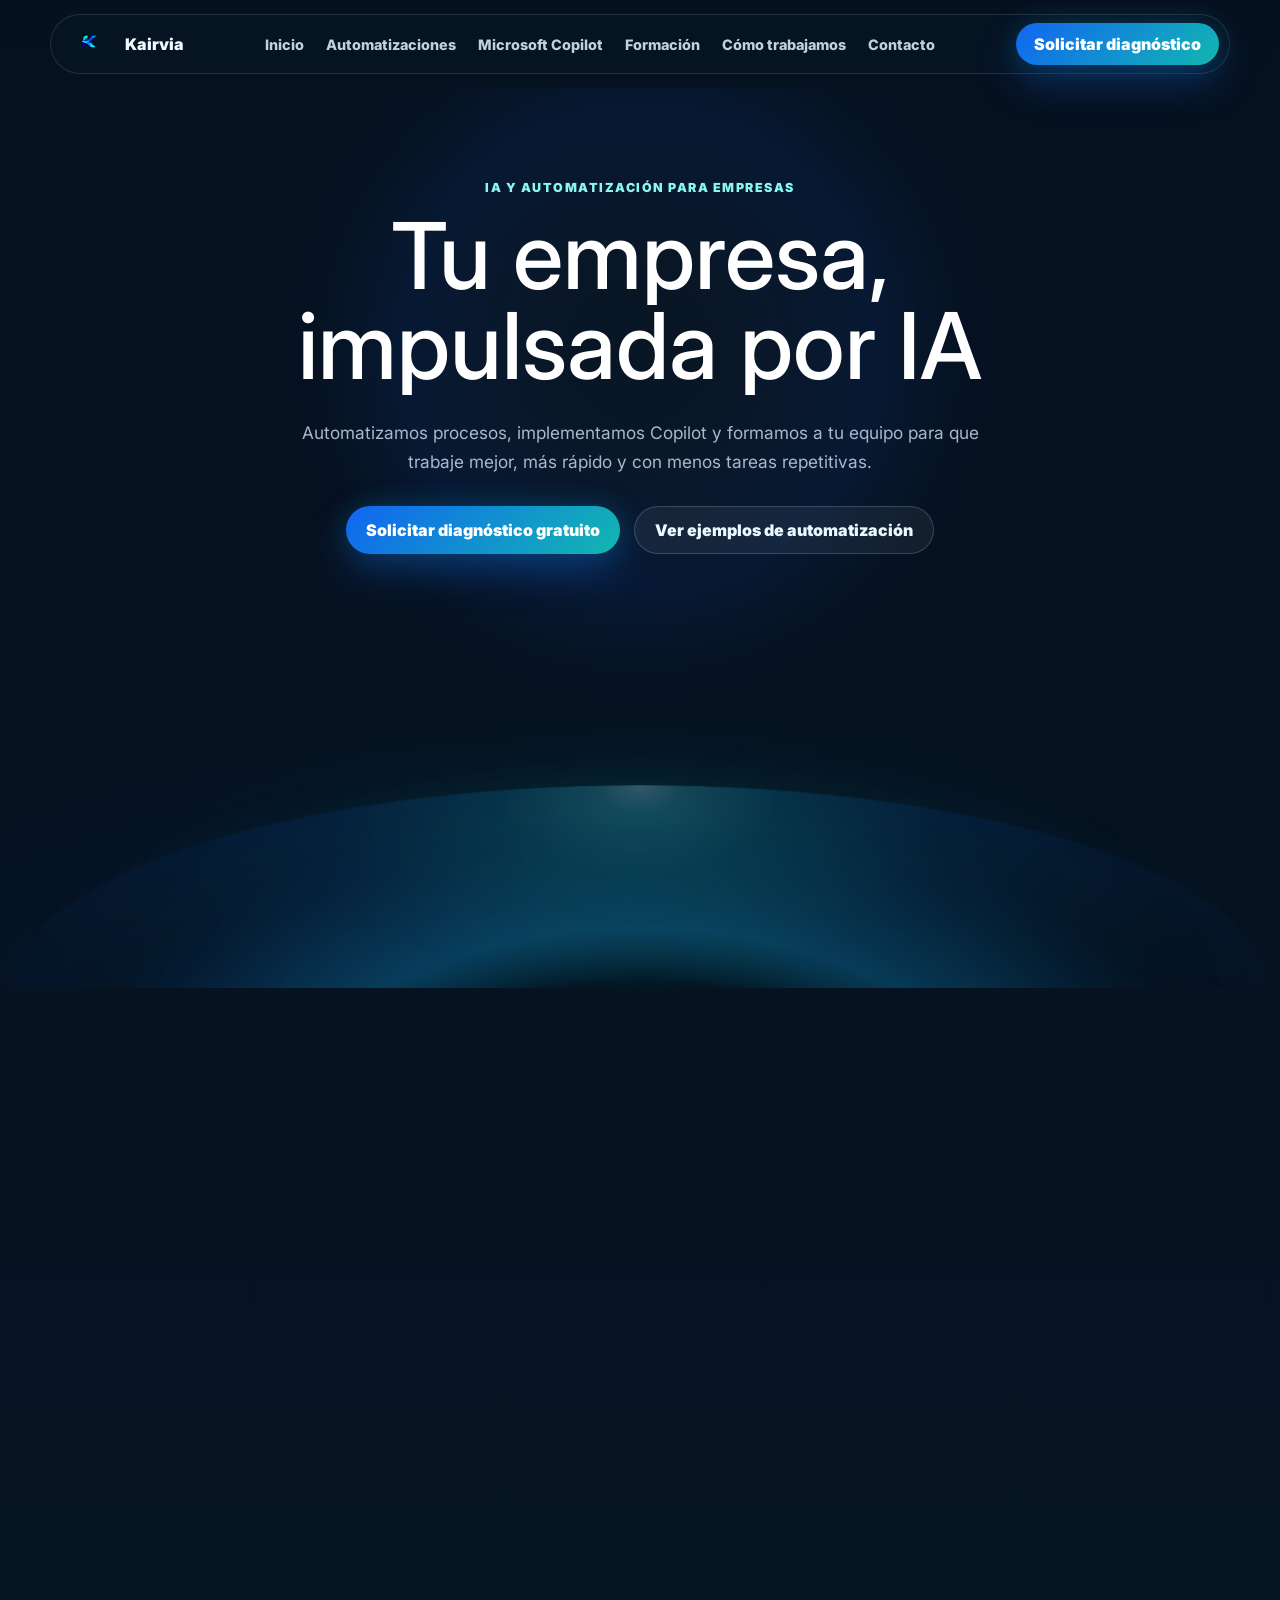
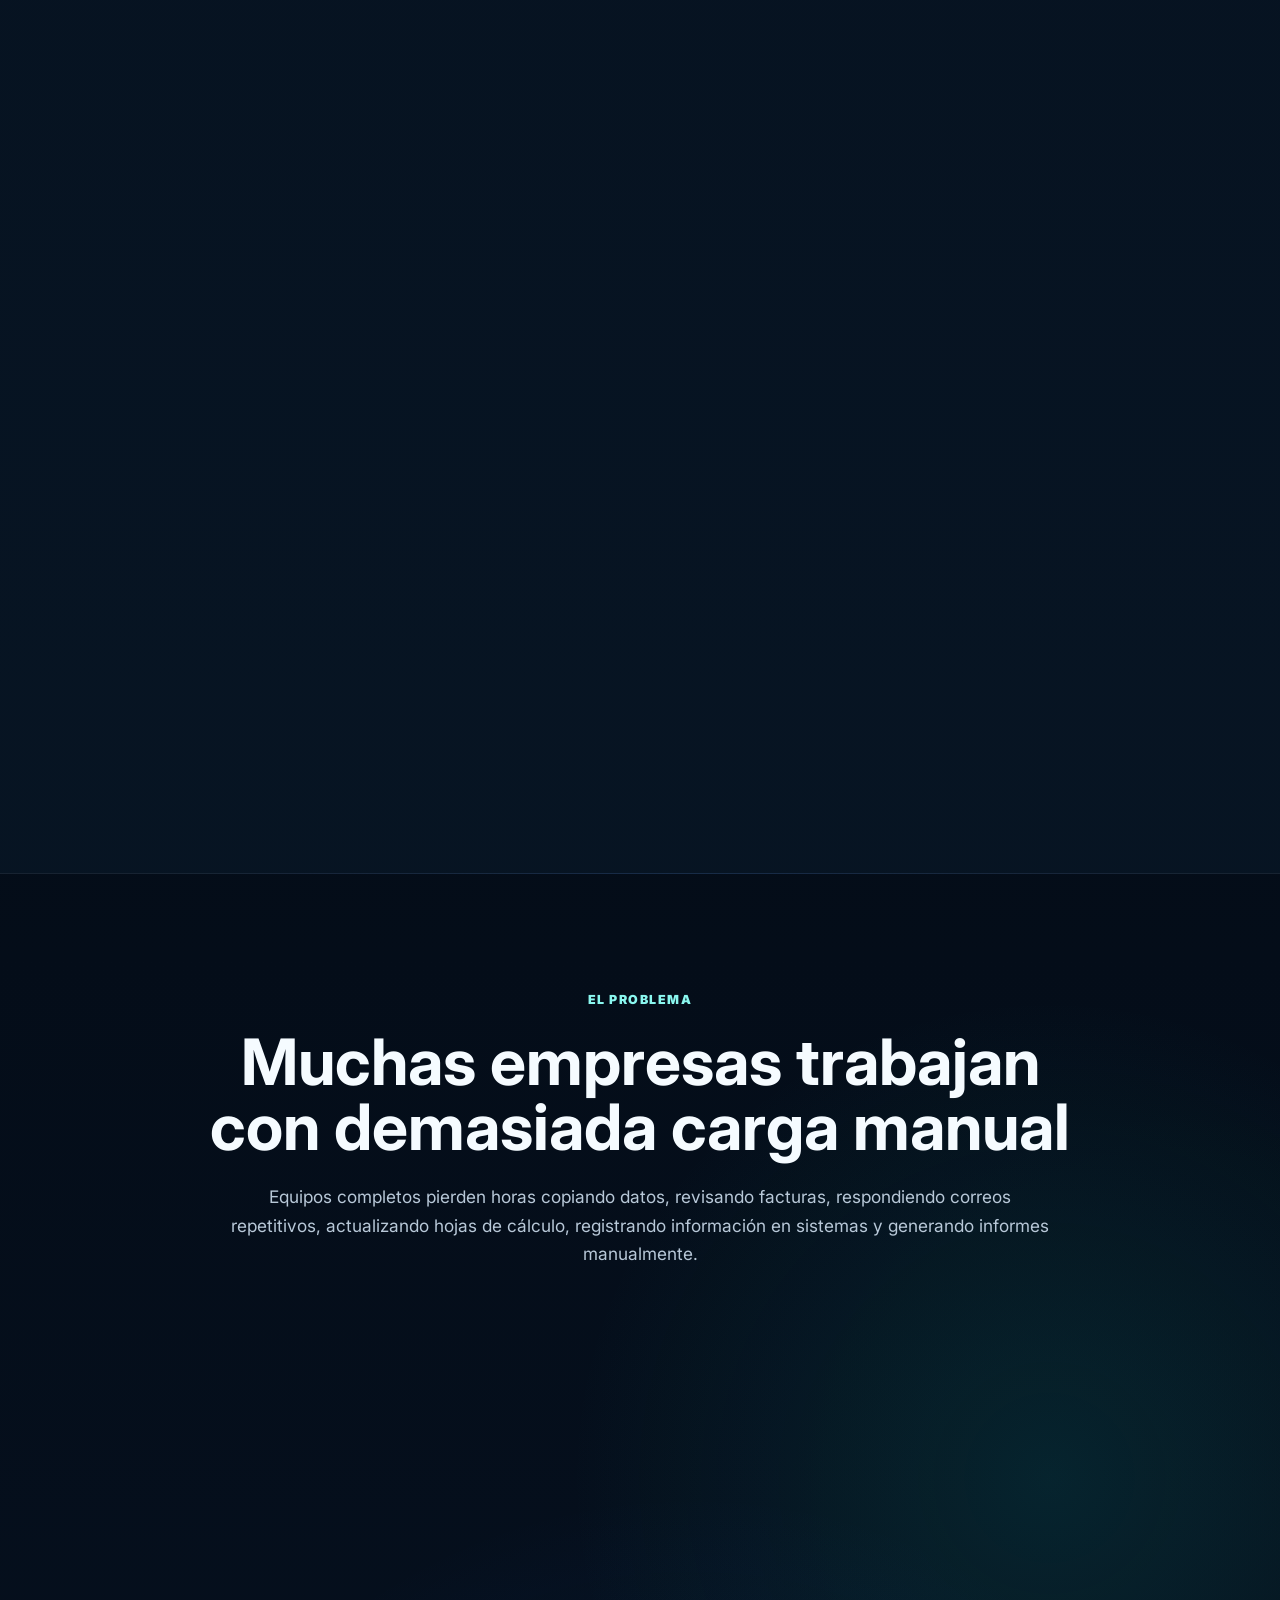
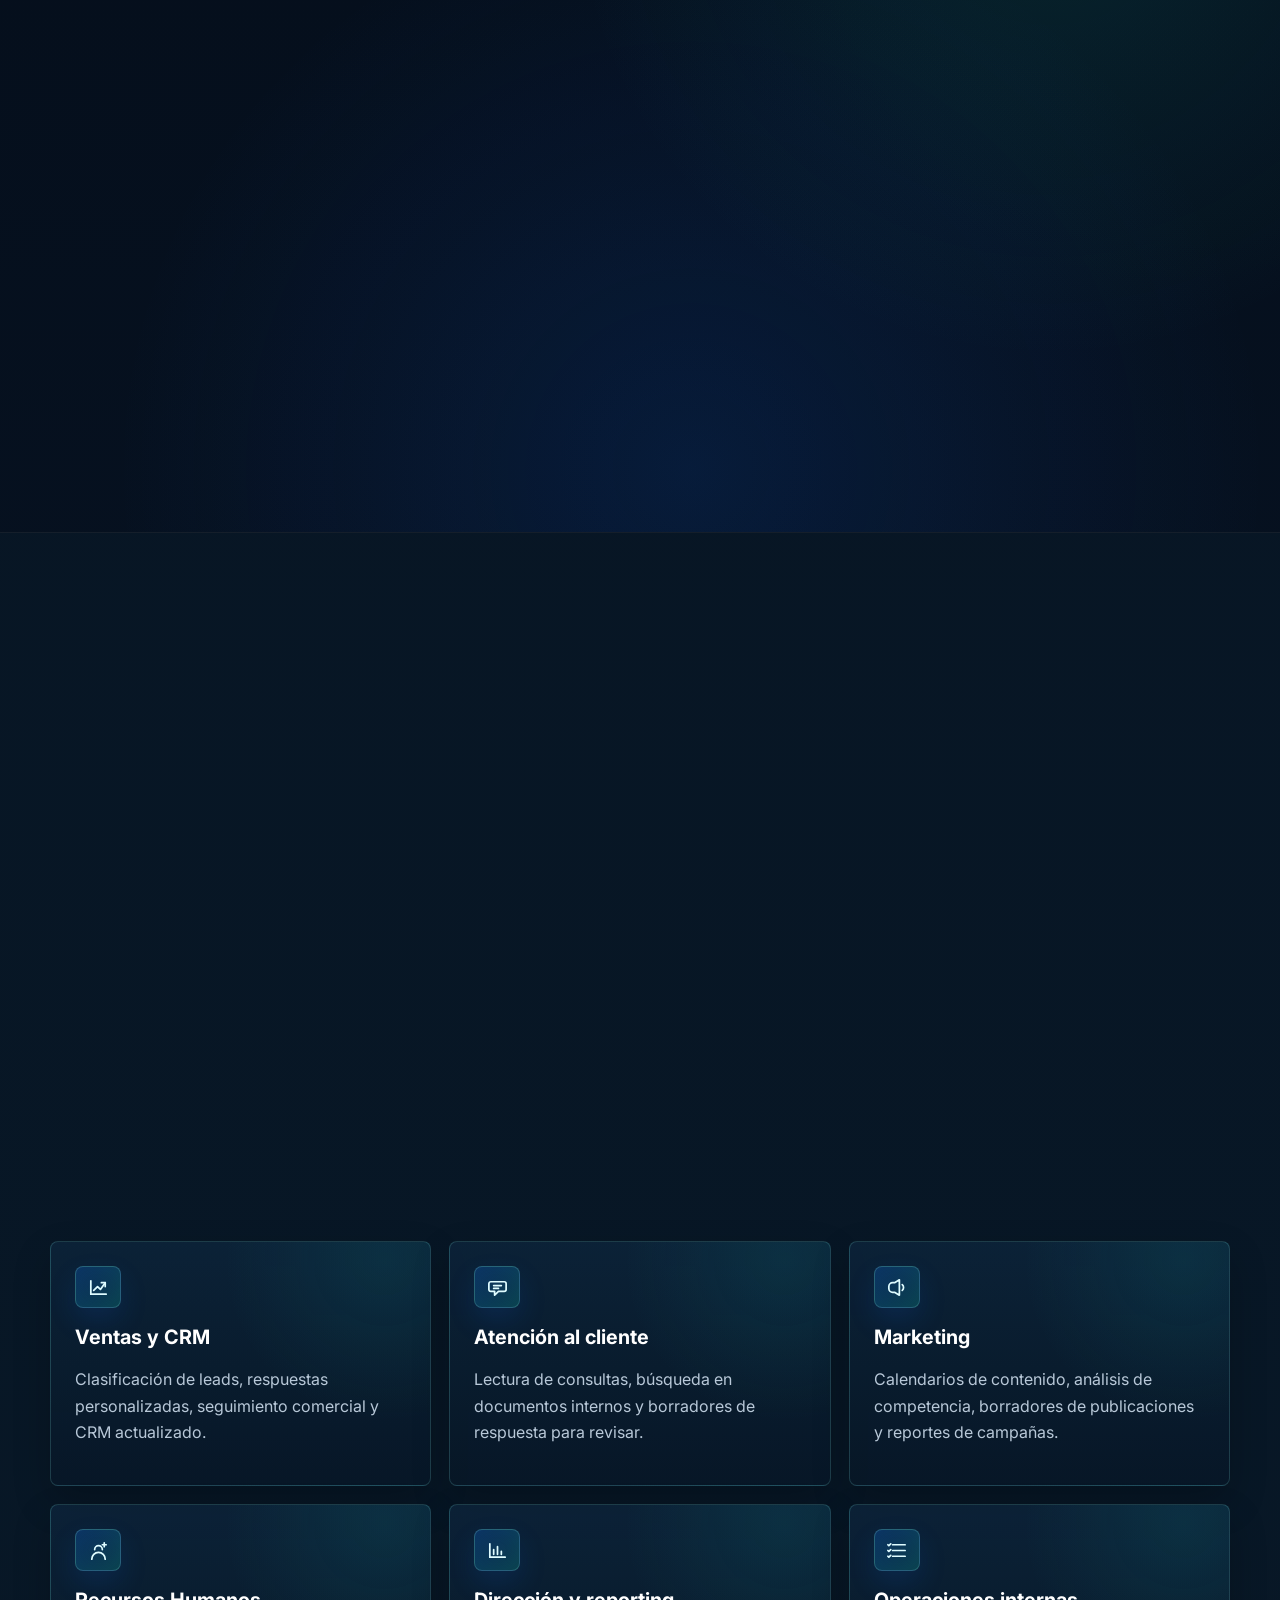
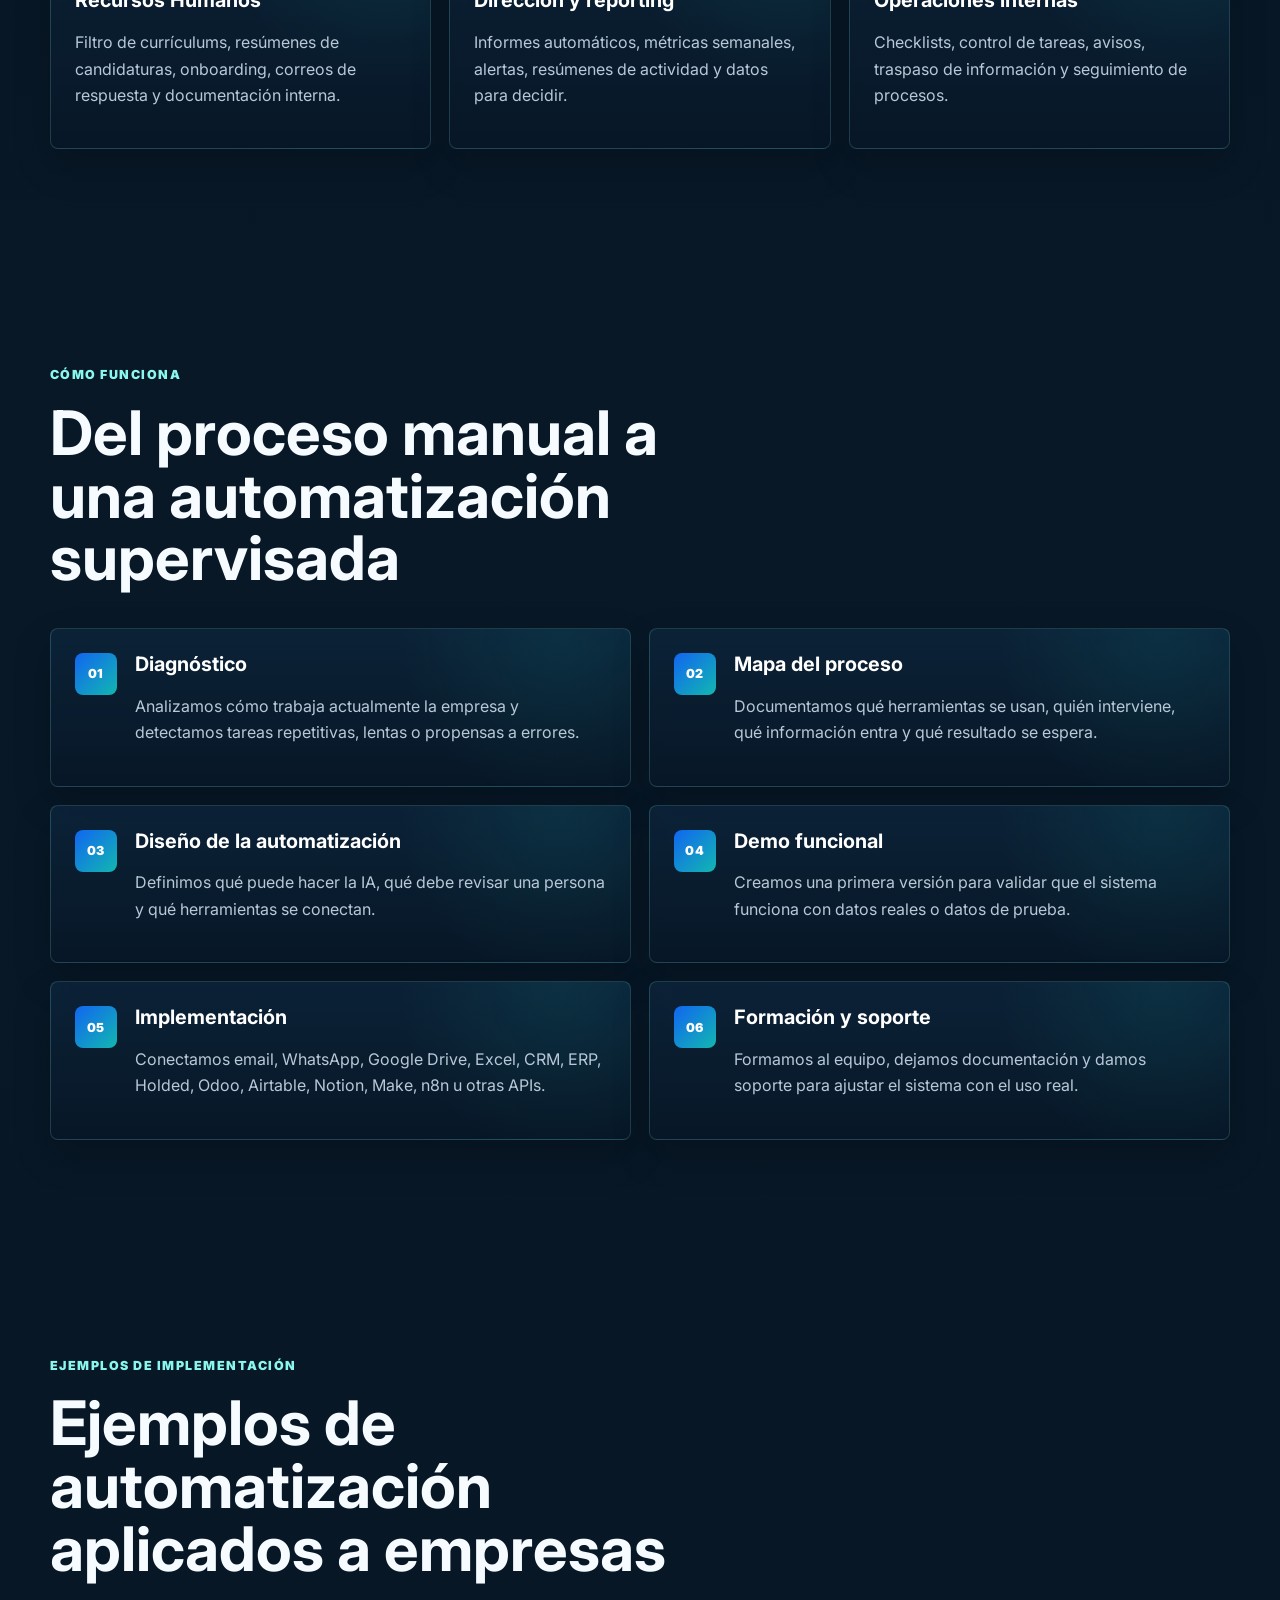
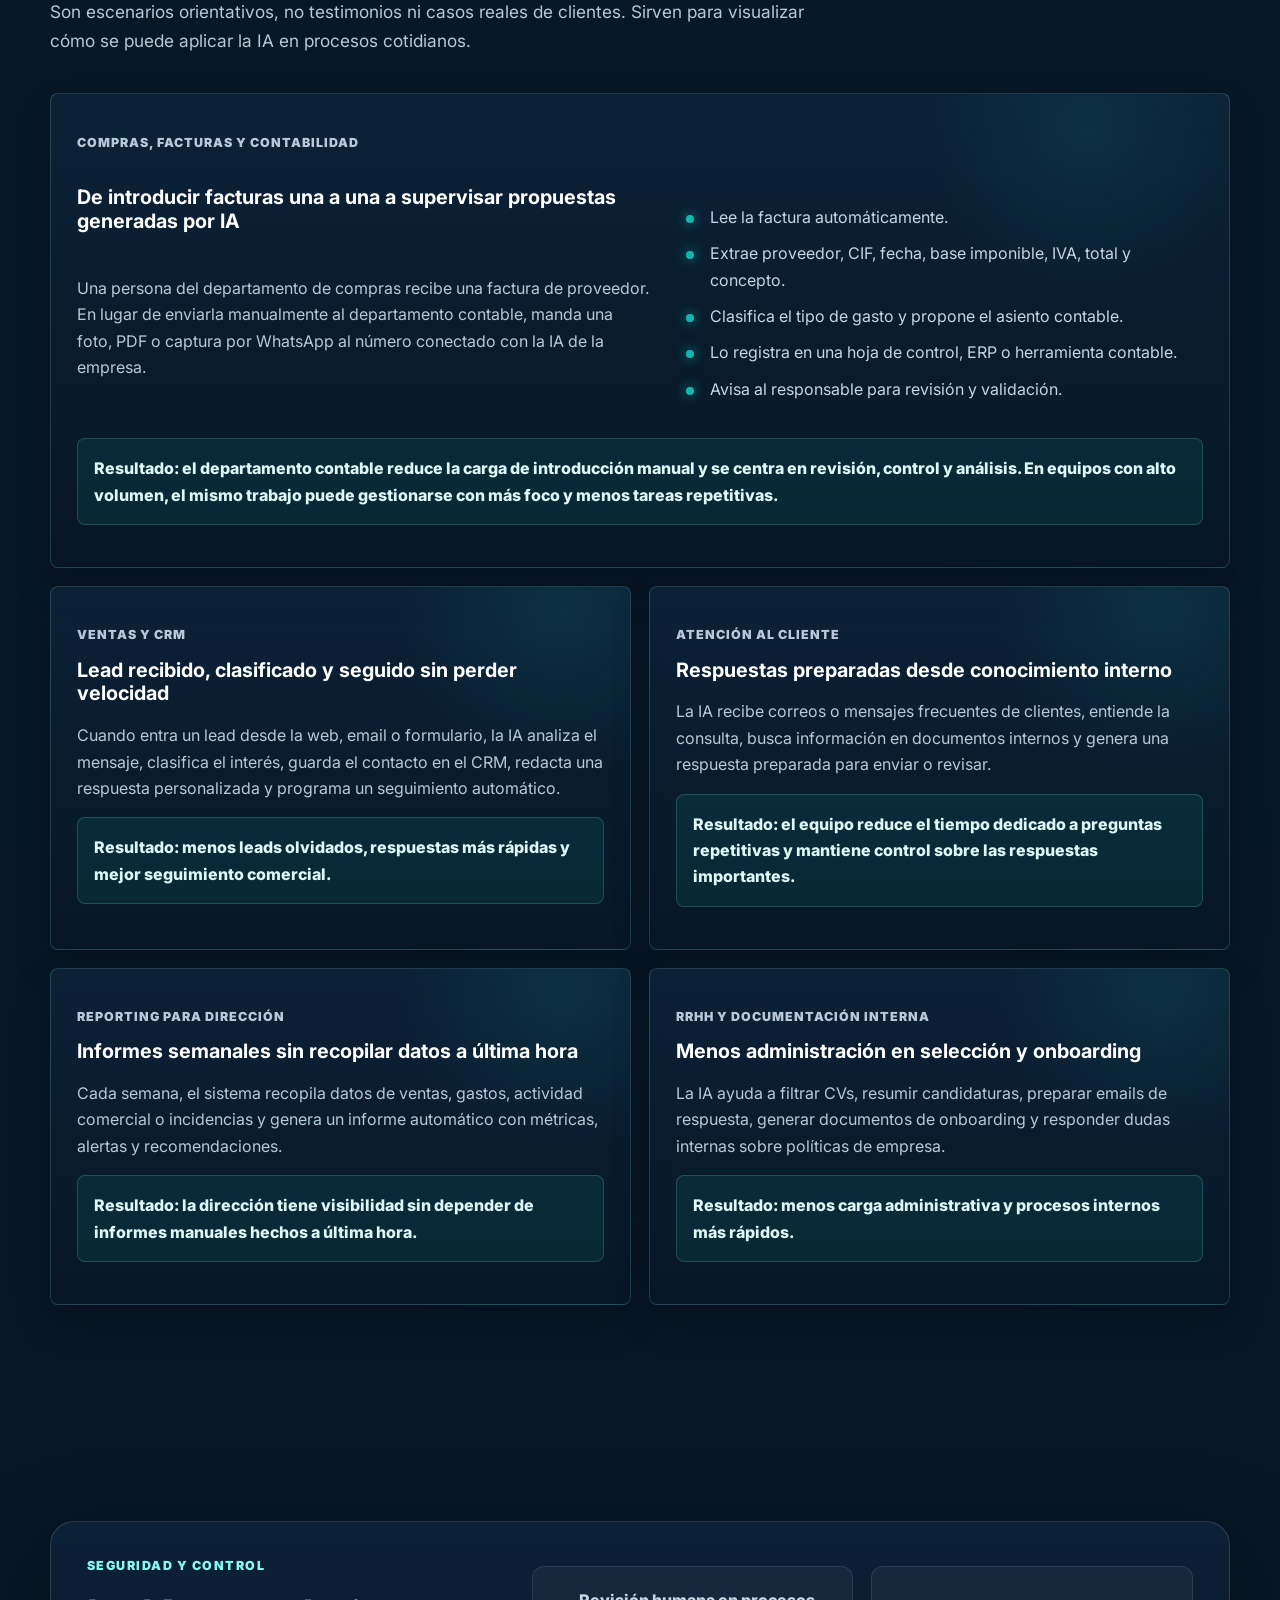
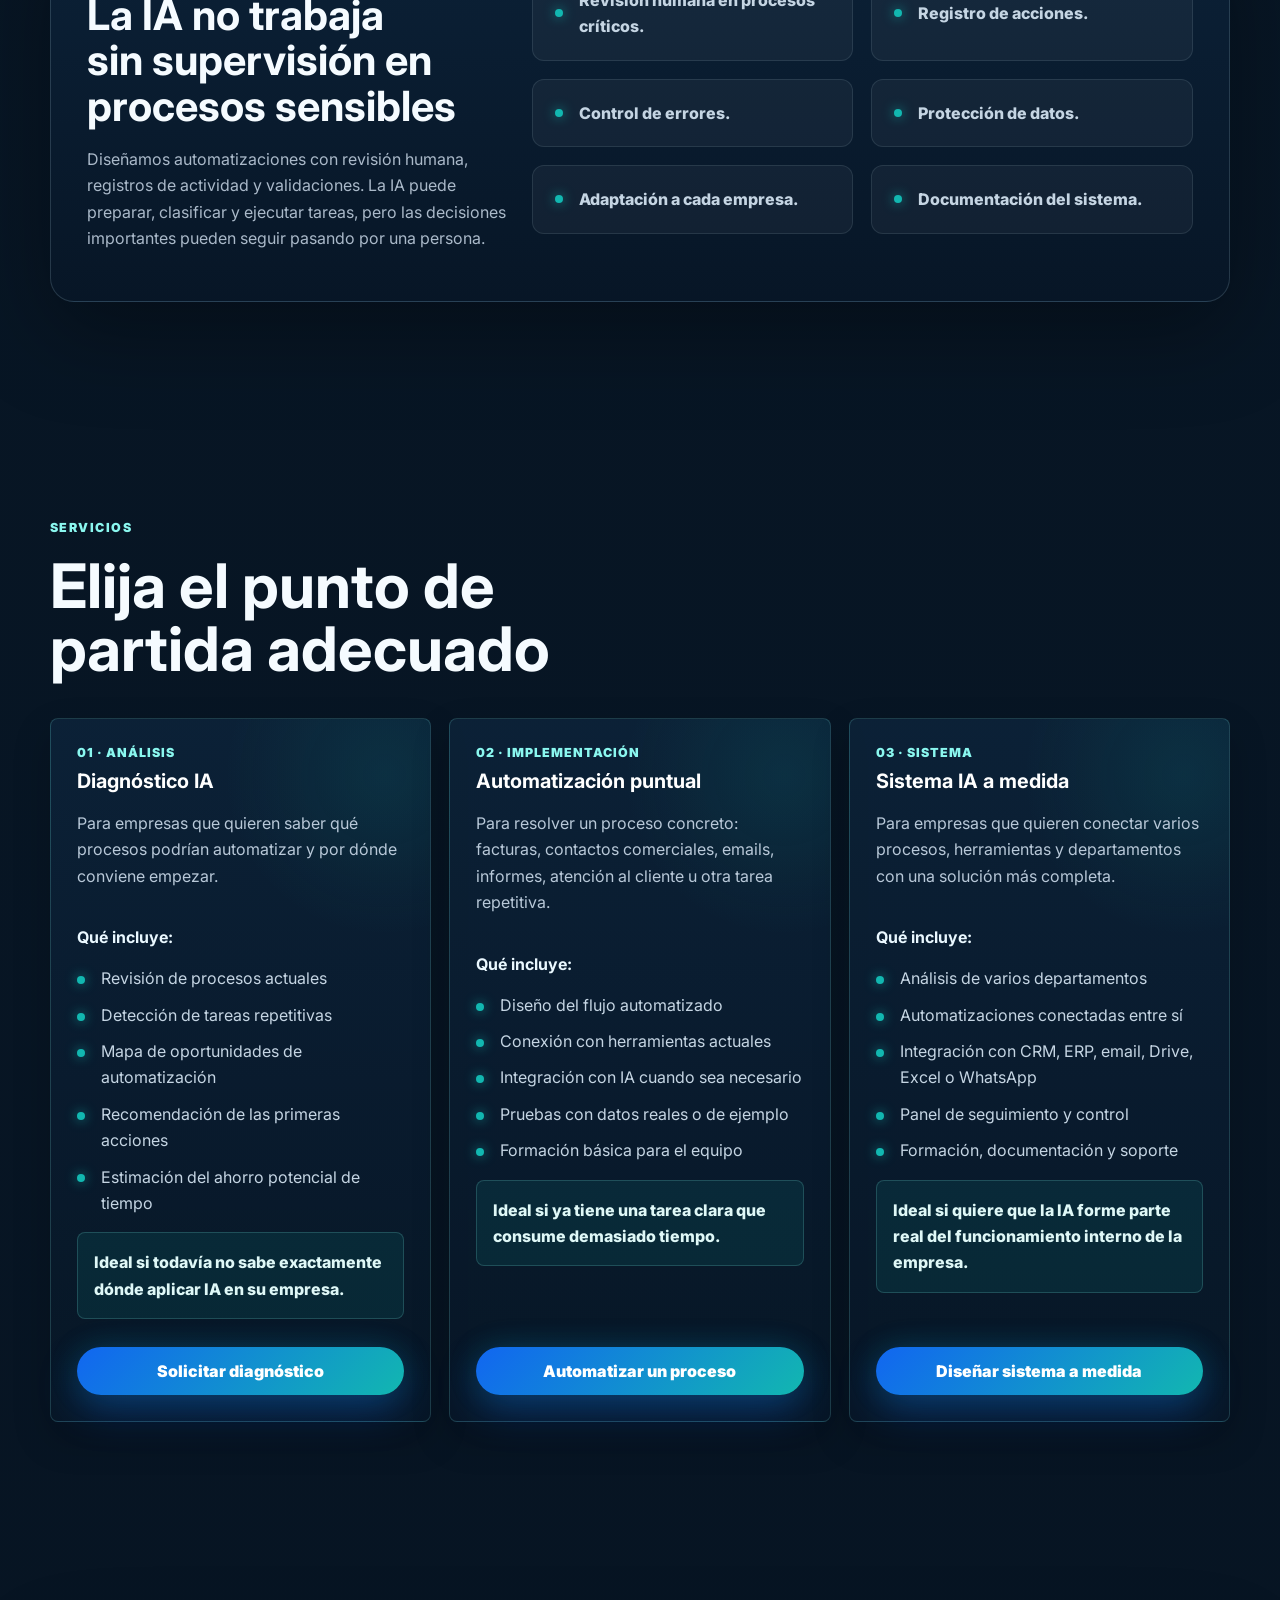
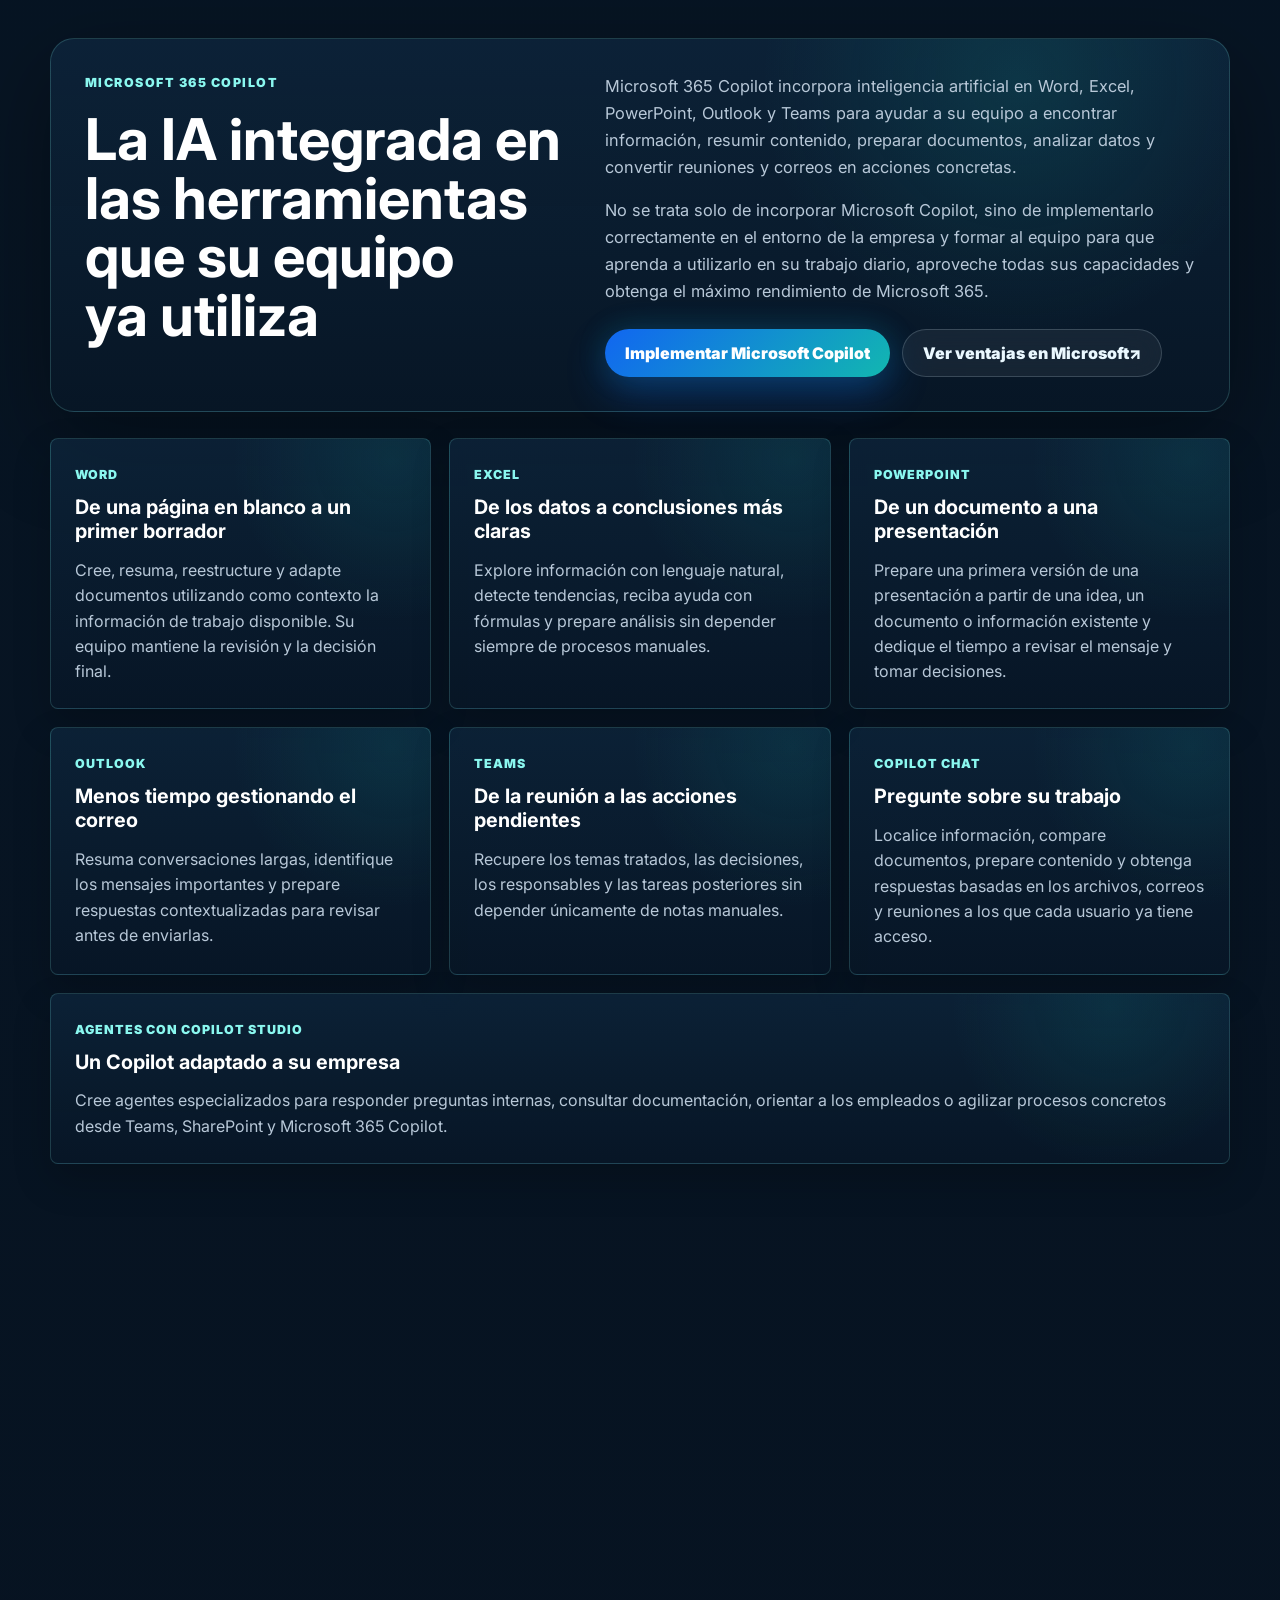
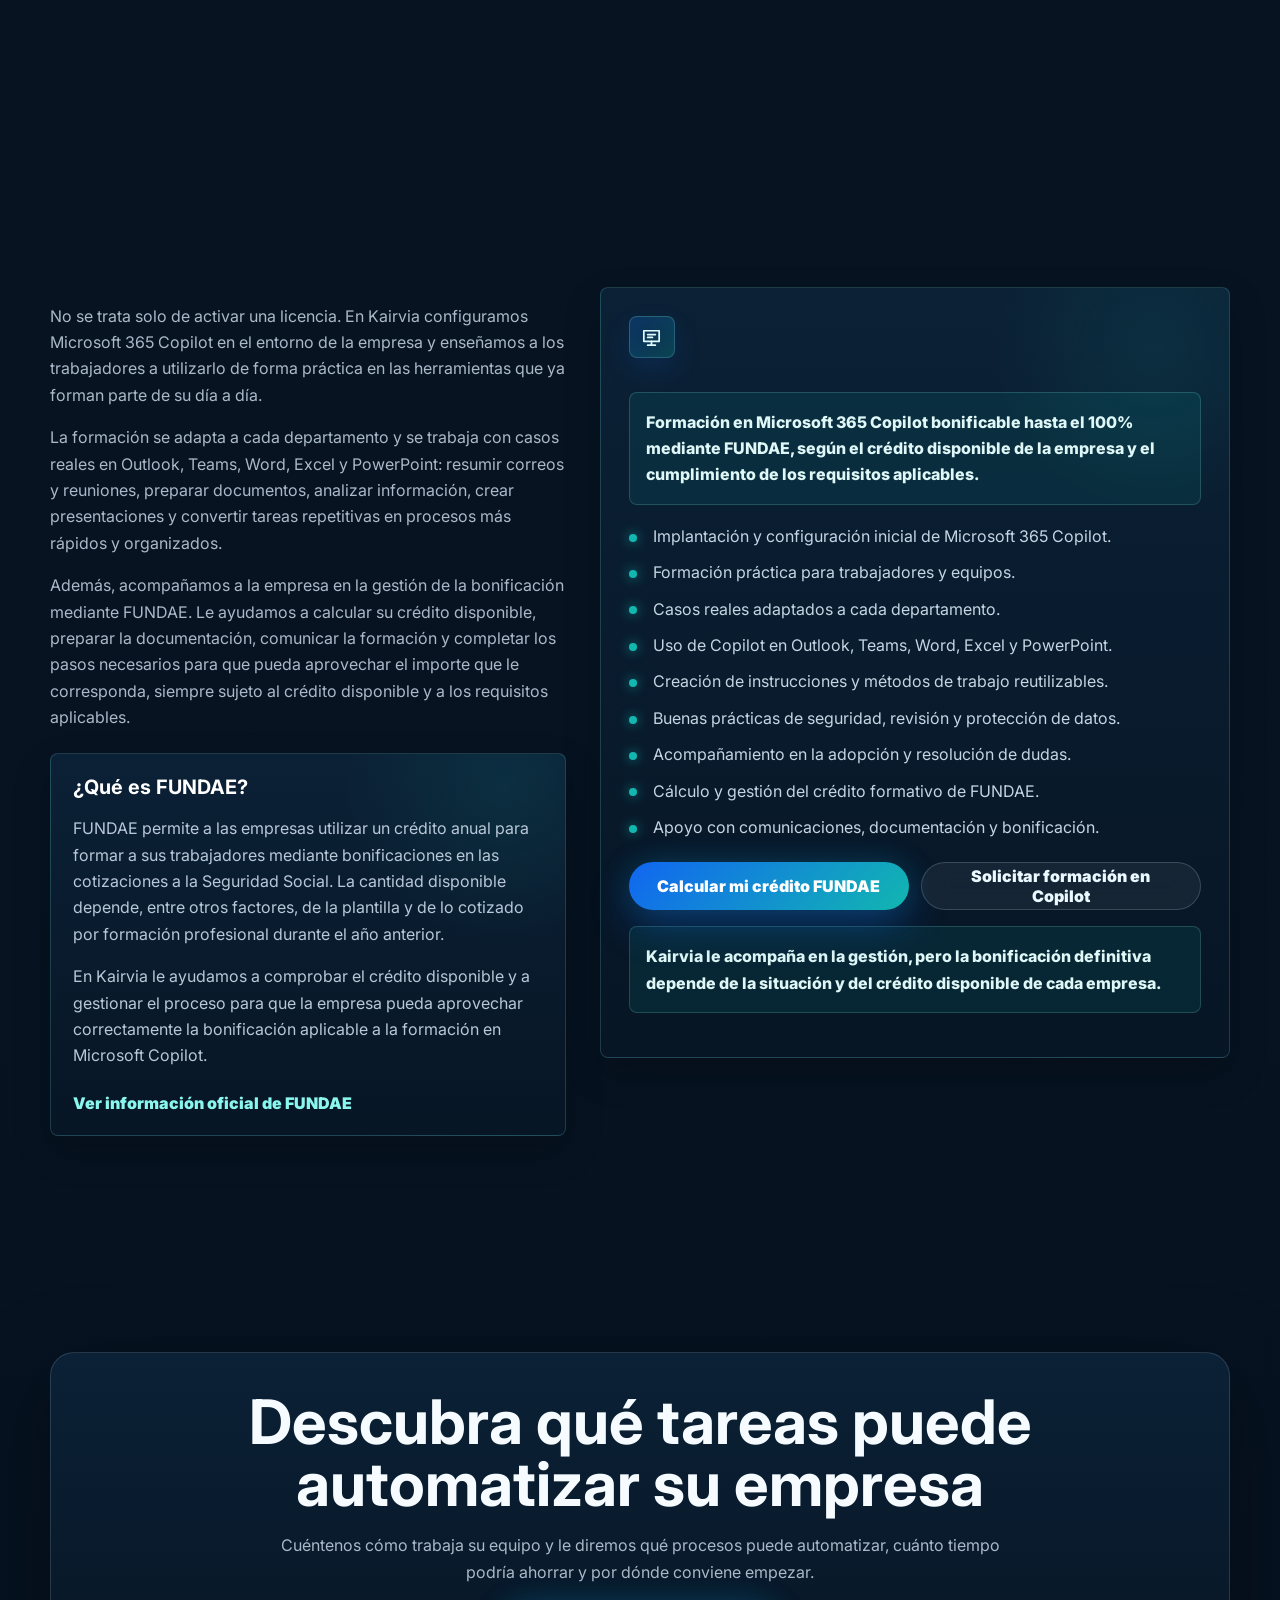
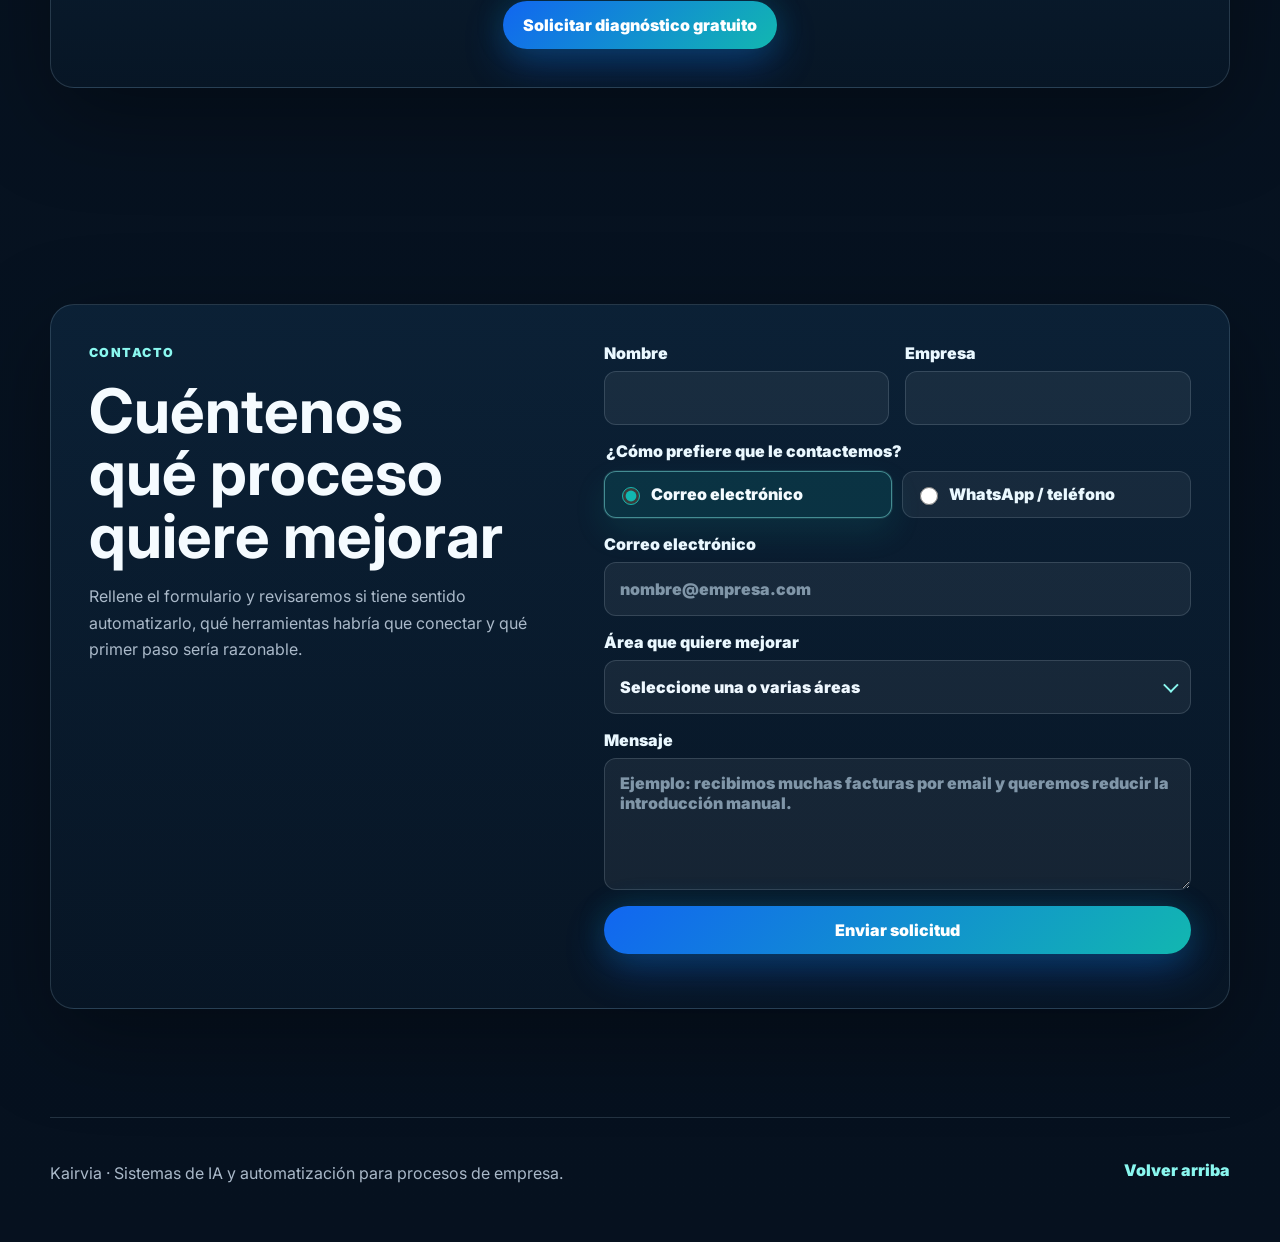
<file: index.html>
<!DOCTYPE html>
<html lang="es">
  <head>
    <meta charset="UTF-8" />
    <meta name="viewport" content="width=device-width, initial-scale=1.0" />
    <meta
      name="description"
      content="Kairvia implementa inteligencia artificial, Microsoft Copilot y automatizaciones para optimizar procesos reales en pymes y equipos administrativos."
    />
    <meta property="og:title" content="Kairvia | IA, Copilot y automatización para empresas" />
    <meta
      property="og:description"
      content="Transformamos tareas repetitivas en sistemas inteligentes con IA, Microsoft Copilot, automatización, formación y acompañamiento FUNDAE."
    />
    <meta property="og:type" content="website" />
    <title>Kairvia | IA, Copilot y automatización para empresas</title>
    <link rel="icon" href="favicon.ico?v=20260730-kairvia-symbol" sizes="any" />
    <link rel="icon" type="image/png" sizes="16x16" href="favicon-16x16.png?v=20260730-kairvia-symbol" />
    <link rel="icon" type="image/png" sizes="32x32" href="favicon-32x32.png?v=20260730-kairvia-symbol" />
    <link rel="apple-touch-icon" sizes="180x180" href="apple-touch-icon.png?v=20260730-kairvia-symbol" />
    <link rel="manifest" href="site.webmanifest?v=20260730-kairvia-symbol" />
    <link rel="preconnect" href="https://fonts.googleapis.com" />
    <link rel="preconnect" href="https://fonts.gstatic.com" crossorigin />
    <link
      href="https://fonts.googleapis.com/css2?family=Inter:wght@400;500;600;700;800;900&display=swap"
      rel="stylesheet"
    />
    <link rel="stylesheet" href="styles.css?v=20260730-kairvia-symbol" />
  </head>
  <body>
    <header class="site-header">
      <nav class="nav" aria-label="Navegación principal">
        <a class="brand" href="#inicio" aria-label="Kairvia inicio">
          <img class="brand-mark" src="assets/kairvia-symbol.png" alt="Kairvia" width="42" height="38" />
          <span>Kairvia</span>
        </a>
        <button class="nav-toggle" type="button" aria-expanded="false" aria-controls="nav-menu" aria-label="Abrir menú">
          <span></span>
          <span></span>
          <span></span>
        </button>
        <div class="nav-menu" id="nav-menu">
          <a href="#inicio">Inicio</a>
          <a href="#automatizaciones">Automatizaciones</a>
          <a href="#copilot">Microsoft Copilot</a>
          <a href="#formacion">Formación</a>
          <a href="#proceso">Cómo trabajamos</a>
          <a href="#contacto">Contacto</a>
          <button class="btn btn-primary mobile-menu-cta" type="button" data-diagnostic-open>Solicitar diagnóstico</button>
        </div>
        <button class="btn btn-primary nav-cta" type="button" data-diagnostic-open>Solicitar diagnóstico</button>
      </nav>
    </header>

    <main>
      <section class="hero" id="inicio" aria-labelledby="hero-title">
        <div class="hero-sticky">
          <div class="hero-glow" aria-hidden="true"></div>
          <div class="hero-content">
            <p class="eyebrow hero-eyebrow">IA y automatización para empresas</p>
            <h1 id="hero-title" class="hero-title" aria-label="Tu empresa, impulsada por IA">
              <span class="title-mask"><span>Tu empresa,</span></span>
              <span class="title-mask"><span>impulsada por IA</span></span>
            </h1>
            <p class="hero-copy">
              Automatizamos procesos, implementamos Copilot y formamos a tu equipo para que trabaje mejor, más rápido y con menos tareas repetitivas.
            </p>
            <div class="hero-actions">
              <button class="btn btn-primary" type="button" data-diagnostic-open>Solicitar diagnóstico gratuito</button>
              <a class="btn btn-secondary" href="#automatizaciones">Ver ejemplos de automatización</a>
            </div>
          </div>

          <div class="hero-stage" aria-label="Simulación visual de soluciones de Kairvia">
            <div class="luminous-horizon" aria-hidden="true"></div>
            <div class="dashboard-shell">
              <div class="dashboard-topbar dashboard-part">
                <div>
                  <img class="brand-mark dashboard-brand-mark" src="assets/kairvia-symbol.png" alt="Kairvia" width="32" height="30" />
                  <span>Kairvia</span>
                  <strong>Resumen de soluciones</strong>
                </div>
                <nav class="dashboard-tabs" aria-label="Navegación interior del panel">
                  <span>Automatización</span>
                  <span>Copilot</span>
                  <span>Asistentes de IA</span>
                  <span>Formación</span>
                  <span>FUNDAE</span>
                </nav>
                <em>Simulación orientativa</em>
              </div>

              <div class="dashboard-metrics">
                <article class="metric-tile dashboard-part">
                  <span>Ahorro potencial</span>
                  <strong>17 h</strong>
                  <small>Por semana</small>
                </article>
                <article class="metric-tile dashboard-part">
                  <span>Tareas procesadas</span>
                  <strong>210</strong>
                  <small>Por semana</small>
                </article>
                <article class="metric-tile dashboard-part">
                  <span>Flujos analizados</span>
                  <strong>5</strong>
                  <small>Procesos frecuentes</small>
                </article>
                <article class="metric-tile dashboard-part">
                  <span>Supervisión humana</span>
                  <strong>100 %</strong>
                  <small>En tareas sensibles</small>
                </article>
              </div>

              <div class="dashboard-main">
                <article class="solutions-panel dashboard-part">
                  <div class="panel-heading">
                    <span>Soluciones Kairvia</span>
                    <p>Tecnología aplicada a los procesos reales de tu empresa</p>
                  </div>
                  <div class="solution-list">
                    <div class="solution-row">
                      <div><strong>Automatización de procesos</strong><small>Documentos, correos, facturas, formularios y tareas repetitivas.</small></div>
                      <em>Activo</em>
                    </div>
                    <div class="solution-row">
                      <div><strong>Microsoft Copilot</strong><small>Casos de uso para Outlook, Teams, Word, Excel y PowerPoint.</small></div>
                      <em>Disponible</em>
                    </div>
                    <div class="solution-row">
                      <div><strong>Asistentes de inteligencia artificial</strong><small>Consulta de información interna, análisis y generación de contenido.</small></div>
                      <em>Personalizable</em>
                    </div>
                    <div class="solution-row">
                      <div><strong>Formación y FUNDAE</strong><small>Formación práctica y apoyo en la gestión de la bonificación.</small></div>
                      <em>Bonificable</em>
                    </div>
                  </div>
                </article>

                <article class="impact-panel dashboard-part">
                  <div class="panel-heading">
                    <span>Impacto semanal estimado</span>
                    <p>17 horas potenciales sobre procesos administrativos recurrentes</p>
                  </div>
                  <div class="impact-chart" aria-label="Impacto semanal estimado por área">
                    <div style="--h: 67%"><span></span><small>Facturas</small><em>3 h 20 min</em></div>
                    <div style="--h: 53%"><span></span><small>Leads</small><em>2 h 40 min</em></div>
                    <div style="--h: 50%"><span></span><small>Reuniones</small><em>2 h 30 min</em></div>
                    <div style="--h: 100%"><span></span><small>Correos</small><em>5 h</em></div>
                    <div style="--h: 70%"><span></span><small>Documentos</small><em>3 h 30 min</em></div>
                  </div>
                  <p class="impact-note">Estimación basada en una pyme con procesos administrativos recurrentes.</p>
                </article>
              </div>
            </div>
          </div>
        </div>
      </section>

      <section class="problem-section section-shell" id="problema" aria-labelledby="problem-title">
        <div class="problem-header reveal">
          <p class="eyebrow">El problema</p>
          <h2 id="problem-title">Muchas empresas trabajan con demasiada carga manual</h2>
          <p class="problem-lead">
            Equipos completos pierden horas copiando datos, revisando facturas, respondiendo correos repetitivos, actualizando hojas de cálculo, registrando información en sistemas y generando informes manualmente.
          </p>
        </div>

        <div class="problem-layout">
          <div class="problem-copy reveal">
            <div class="problem-callout">
              Usar ChatGPT de vez en cuando no es implementar IA. Implementar IA significa crear sistemas conectados a sus procesos reales, capaces de recibir información, interpretarla, ejecutar acciones y dejar trazabilidad para que el equipo pueda supervisar el resultado.
            </div>
            <div class="manual-task-grid" aria-label="Tareas manuales repetitivas">
              <span>Copiar datos entre herramientas</span>
              <span>Revisar facturas y albaranes</span>
              <span>Responder correos repetitivos</span>
              <span>Actualizar hojas de cálculo</span>
              <span>Registrar información en sistemas</span>
              <span>Generar informes manuales</span>
            </div>
          </div>

          <div class="problem-visual reveal" aria-label="Panel visual de correos repetitivos y automatización con IA">
            <div class="mail-mockup">
              <div class="mail-panel-header">
                <span class="mail-dot"></span>
                <strong>Bandeja de entrada repetitiva</strong>
                <em>42 correos esta mañana</em>
              </div>
              <div class="mail-list" aria-hidden="true">
                <div class="mail-row active"><span>Consulta cliente</span><strong>Estado del pedido y factura</strong><small>Hace 4 min</small></div>
                <div class="mail-row"><span>Seguimiento comercial</span><strong>Lead pendiente de respuesta</strong><small>Hace 9 min</small></div>
                <div class="mail-row"><span>Administración</span><strong>Albarán recibido para revisar</strong><small>Hace 13 min</small></div>
                <div class="mail-row"><span>Correo interno</span><strong>Actualizar datos en la hoja</strong><small>Hace 18 min</small></div>
                <div class="mail-row"><span>Soporte</span><strong>Pregunta frecuente repetida</strong><small>Hace 24 min</small></div>
              </div>
              <div class="ai-prompt">
                <span>Instrucción a la IA</span>
                <p>¿Me puedes resumir todos los correos que he tenido esta mañana?</p>
              </div>
              <div class="time-orbit" aria-hidden="true">
                <svg class="time-clock-svg" viewBox="0 0 260 260" role="img" aria-label="Reloj de ahorro de tiempo">
                  <defs>
                    <linearGradient id="clockRimGradient" x1="78" y1="80" x2="182" y2="190" gradientUnits="userSpaceOnUse">
                      <stop offset="0" stop-color="#c9fbff" />
                      <stop offset="0.42" stop-color="#12b7b0" />
                      <stop offset="1" stop-color="#1166f1" />
                    </linearGradient>
                    <radialGradient id="clockFaceGradient" cx="50%" cy="38%" r="70%">
                      <stop offset="0" stop-color="#174a78" />
                      <stop offset="0.5" stop-color="#0b2b4b" />
                      <stop offset="1" stop-color="#03101f" />
                    </radialGradient>
                    <filter id="clockGlow" x="-35%" y="-35%" width="170%" height="170%">
                      <feGaussianBlur stdDeviation="5" result="blur" />
                      <feColorMatrix in="blur" type="matrix" values="0 0 0 0 0.07 0 0 0 0 0.72 0 0 0 0 0.69 0 0 0 .78 0" />
                      <feMerge>
                        <feMergeNode />
                        <feMergeNode in="SourceGraphic" />
                      </feMerge>
                    </filter>
                  </defs>
                  <circle class="time-clock-halo" cx="130" cy="135" r="70" />
                  <circle class="time-clock-face" cx="130" cy="135" r="56" />
                  <g class="time-clock-marks">
                    <line x1="130" y1="83" x2="130" y2="93" />
                    <line x1="130" y1="177" x2="130" y2="187" />
                    <line x1="78" y1="135" x2="88" y2="135" />
                    <line x1="172" y1="135" x2="182" y2="135" />
                    <line x1="93" y1="98" x2="101" y2="106" />
                    <line x1="167" y1="172" x2="174" y2="179" />
                    <line x1="167" y1="98" x2="174" y2="90" />
                    <line x1="93" y1="172" x2="86" y2="179" />
                  </g>
                  <line class="time-clock-hand time-clock-hand-hour" x1="130" y1="135" x2="102" y2="106" />
                  <line class="time-clock-hand time-clock-hand-minute" x1="130" y1="135" x2="178" y2="100" />
                  <circle class="time-clock-pin" cx="130" cy="135" r="7" />
                </svg>
              </div>
            </div>
          </div>
        </div>
      </section>

      <span class="anchor-target" id="areas" aria-hidden="true"></span>
      <section class="areas section-pad" id="automatizaciones">
        <div class="section-intro reveal">
          <p class="eyebrow">La solución</p>
          <h2>Implementamos IA donde hay procesos, datos y repetición</h2>
          <p>
            Automatizamos tareas concretas en administración, ventas, atención al
            cliente, marketing, Recursos Humanos, compras, contabilidad y operaciones.
          </p>
        </div>
        <div class="cards-grid">
          <article class="card reveal">
            <span class="icon" aria-hidden="true">
              <svg viewBox="0 0 24 24"><path d="M7 3h10a2 2 0 0 1 2 2v14a2 2 0 0 1-2 2H7a2 2 0 0 1-2-2V5a2 2 0 0 1 2-2Z"/><path d="M9 8h6M9 12h6M9 16h3"/></svg>
            </span>
            <h3>Administración y documentación</h3>
            <p>Clasificación de documentos, extracción de datos, preparación de escritos y archivo automático.</p>
          </article>
          <article class="card reveal">
            <span class="icon" aria-hidden="true">
              <svg viewBox="0 0 24 24"><path d="M6 3h12v18H6z"/><path d="M9 7h6M9 11h6M9 15h3"/><path d="M15 15h.01"/></svg>
            </span>
            <h3>Contabilidad y facturación</h3>
            <p>Lectura de facturas, propuesta de asientos, control de gastos y validación antes de registrar.</p>
          </article>
          <article class="card reveal">
            <span class="icon" aria-hidden="true">
              <svg viewBox="0 0 24 24"><path d="M4 7h16v11a2 2 0 0 1-2 2H6a2 2 0 0 1-2-2Z"/><path d="M8 7a4 4 0 0 1 8 0"/><path d="M8 12h8"/></svg>
            </span>
            <h3>Compras y proveedores</h3>
            <p>Gestión de pedidos, comparativas de proveedores, avisos de aprobación y seguimiento documental.</p>
          </article>
          <article class="card reveal">
            <span class="icon" aria-hidden="true">
              <svg viewBox="0 0 24 24"><path d="M4 19V5"/><path d="M4 19h16"/><path d="m7 15 4-4 3 3 5-7"/><path d="M15 7h4v4"/></svg>
            </span>
            <h3>Ventas y CRM</h3>
            <p>Clasificación de leads, respuestas personalizadas, seguimiento comercial y CRM actualizado.</p>
          </article>
          <article class="card reveal">
            <span class="icon" aria-hidden="true">
              <svg viewBox="0 0 24 24"><path d="M5 6h14a2 2 0 0 1 2 2v6a2 2 0 0 1-2 2h-6l-4 4v-4H5a2 2 0 0 1-2-2V8a2 2 0 0 1 2-2Z"/><path d="M8 10h8M8 13h5"/></svg>
            </span>
            <h3>Atención al cliente</h3>
            <p>Lectura de consultas, búsqueda en documentos internos y borradores de respuesta para revisar.</p>
          </article>
          <article class="card reveal">
            <span class="icon" aria-hidden="true">
              <svg viewBox="0 0 24 24"><path d="M4 11v2a4 4 0 0 0 4 4h2l5 3V4l-5 3H8a4 4 0 0 0-4 4Z"/><path d="M18 9a4 4 0 0 1 0 6"/></svg>
            </span>
            <h3>Marketing</h3>
            <p>Calendarios de contenido, análisis de competencia, borradores de publicaciones y reportes de campañas.</p>
          </article>
          <article class="card reveal">
            <span class="icon" aria-hidden="true">
              <svg viewBox="0 0 24 24"><path d="M16 11a4 4 0 1 0-8 0"/><path d="M5 21a7 7 0 0 1 14 0"/><path d="M18 4v4M20 6h-4"/></svg>
            </span>
            <h3>Recursos Humanos</h3>
            <p>Filtro de currículums, resúmenes de candidaturas, onboarding, correos de respuesta y documentación interna.</p>
          </article>
          <article class="card reveal">
            <span class="icon" aria-hidden="true">
              <svg viewBox="0 0 24 24"><path d="M4 19V5"/><path d="M4 19h16"/><path d="M8 16v-5M12 16V8M16 16v-3"/></svg>
            </span>
            <h3>Dirección y reporting</h3>
            <p>Informes automáticos, métricas semanales, alertas, resúmenes de actividad y datos para decidir.</p>
          </article>
          <article class="card reveal">
            <span class="icon" aria-hidden="true">
              <svg viewBox="0 0 24 24"><path d="M8 6h13"/><path d="M8 12h13"/><path d="M8 18h13"/><path d="m3 6 1 1 2-2"/><path d="m3 12 1 1 2-2"/><path d="m3 18 1 1 2-2"/></svg>
            </span>
            <h3>Operaciones internas</h3>
            <p>Checklists, control de tareas, avisos, traspaso de información y seguimiento de procesos.</p>
          </article>
        </div>
      </section>

      <section class="process section-pad" id="proceso">
        <div class="section-intro reveal">
          <p class="eyebrow">Cómo funciona</p>
          <h2>Del proceso manual a una automatización supervisada</h2>
        </div>
        <div class="process-list">
          <article class="process-step reveal">
            <span>01</span>
            <div>
              <h3>Diagnóstico</h3>
              <p>Analizamos cómo trabaja actualmente la empresa y detectamos tareas repetitivas, lentas o propensas a errores.</p>
            </div>
          </article>
          <article class="process-step reveal">
            <span>02</span>
            <div>
              <h3>Mapa del proceso</h3>
              <p>Documentamos qué herramientas se usan, quién interviene, qué información entra y qué resultado se espera.</p>
            </div>
          </article>
          <article class="process-step reveal">
            <span>03</span>
            <div>
              <h3>Diseño de la automatización</h3>
              <p>Definimos qué puede hacer la IA, qué debe revisar una persona y qué herramientas se conectan.</p>
            </div>
          </article>
          <article class="process-step reveal">
            <span>04</span>
            <div>
              <h3>Demo funcional</h3>
              <p>Creamos una primera versión para validar que el sistema funciona con datos reales o datos de prueba.</p>
            </div>
          </article>
          <article class="process-step reveal">
            <span>05</span>
            <div>
              <h3>Implementación</h3>
              <p>Conectamos email, WhatsApp, Google Drive, Excel, CRM, ERP, Holded, Odoo, Airtable, Notion, Make, n8n u otras APIs.</p>
            </div>
          </article>
          <article class="process-step reveal">
            <span>06</span>
            <div>
              <h3>Formación y soporte</h3>
              <p>Formamos al equipo, dejamos documentación y damos soporte para ajustar el sistema con el uso real.</p>
            </div>
          </article>
        </div>
      </section>

      <section class="examples section-pad" id="ejemplos">
        <div class="section-intro reveal">
          <p class="eyebrow">Ejemplos de implementación</p>
          <h2>Ejemplos de automatización aplicados a empresas</h2>
          <p>
            Son escenarios orientativos, no testimonios ni casos reales de clientes.
            Sirven para visualizar cómo se puede aplicar la IA en procesos cotidianos.
          </p>
        </div>
        <div class="example-list">
          <article class="example-card feature reveal">
            <p class="tag">Compras, facturas y contabilidad</p>
            <h3>De introducir facturas una a una a supervisar propuestas generadas por IA</h3>
            <p>
              Una persona del departamento de compras recibe una factura de proveedor.
              En lugar de enviarla manualmente al departamento contable, manda una
              foto, PDF o captura por WhatsApp al número conectado con la IA de la empresa.
            </p>
            <ul>
              <li>Lee la factura automáticamente.</li>
              <li>Extrae proveedor, CIF, fecha, base imponible, IVA, total y concepto.</li>
              <li>Clasifica el tipo de gasto y propone el asiento contable.</li>
              <li>Lo registra en una hoja de control, ERP o herramienta contable.</li>
              <li>Avisa al responsable para revisión y validación.</li>
            </ul>
            <p class="result">
              Resultado: el departamento contable reduce la carga de introducción manual
              y se centra en revisión, control y análisis. En equipos con alto volumen,
              el mismo trabajo puede gestionarse con más foco y menos tareas repetitivas.
            </p>
          </article>
          <article class="example-card reveal">
            <p class="tag">Ventas y CRM</p>
            <h3>Lead recibido, clasificado y seguido sin perder velocidad</h3>
            <p>Cuando entra un lead desde la web, email o formulario, la IA analiza el mensaje, clasifica el interés, guarda el contacto en el CRM, redacta una respuesta personalizada y programa un seguimiento automático.</p>
            <p class="result">Resultado: menos leads olvidados, respuestas más rápidas y mejor seguimiento comercial.</p>
          </article>
          <article class="example-card reveal">
            <p class="tag">Atención al cliente</p>
            <h3>Respuestas preparadas desde conocimiento interno</h3>
            <p>La IA recibe correos o mensajes frecuentes de clientes, entiende la consulta, busca información en documentos internos y genera una respuesta preparada para enviar o revisar.</p>
            <p class="result">Resultado: el equipo reduce el tiempo dedicado a preguntas repetitivas y mantiene control sobre las respuestas importantes.</p>
          </article>
          <article class="example-card reveal">
            <p class="tag">Reporting para dirección</p>
            <h3>Informes semanales sin recopilar datos a última hora</h3>
            <p>Cada semana, el sistema recopila datos de ventas, gastos, actividad comercial o incidencias y genera un informe automático con métricas, alertas y recomendaciones.</p>
            <p class="result">Resultado: la dirección tiene visibilidad sin depender de informes manuales hechos a última hora.</p>
          </article>
          <article class="example-card reveal">
            <p class="tag">RRHH y documentación interna</p>
            <h3>Menos administración en selección y onboarding</h3>
            <p>La IA ayuda a filtrar CVs, resumir candidaturas, preparar emails de respuesta, generar documentos de onboarding y responder dudas internas sobre políticas de empresa.</p>
            <p class="result">Resultado: menos carga administrativa y procesos internos más rápidos.</p>
          </article>
        </div>
      </section>

      <section class="security section-pad" id="seguridad">
        <div class="security-panel reveal">
          <div>
            <p class="eyebrow">Seguridad y control</p>
            <h2>La IA no trabaja sin supervisión en procesos sensibles</h2>
            <p>
              Diseñamos automatizaciones con revisión humana, registros de actividad
              y validaciones. La IA puede preparar, clasificar y ejecutar tareas,
              pero las decisiones importantes pueden seguir pasando por una persona.
            </p>
          </div>
          <ul class="trust-list">
            <li>Revisión humana en procesos críticos.</li>
            <li>Registro de acciones.</li>
            <li>Control de errores.</li>
            <li>Protección de datos.</li>
            <li>Adaptación a cada empresa.</li>
            <li>Documentación del sistema.</li>
          </ul>
        </div>
      </section>

      <section class="packages section-pad" id="servicios">
        <div class="section-intro reveal">
          <p class="eyebrow">Servicios</p>
          <h2>Elija el punto de partida adecuado</h2>
        </div>
        <div class="package-grid">
          <article class="package-card reveal">
            <span class="package-label">01 · Análisis</span>
            <h3>Diagnóstico IA</h3>
            <p>Para empresas que quieren saber qué procesos podrían automatizar y por dónde conviene empezar.</p>
            <h4>Qué incluye:</h4>
            <ul>
              <li>Revisión de procesos actuales</li>
              <li>Detección de tareas repetitivas</li>
              <li>Mapa de oportunidades de automatización</li>
              <li>Recomendación de las primeras acciones</li>
              <li>Estimación del ahorro potencial de tiempo</li>
            </ul>
            <p class="package-note">Ideal si todavía no sabe exactamente dónde aplicar IA en su empresa.</p>
            <a class="btn btn-primary" href="#contacto" data-diagnostic-open>Solicitar diagnóstico</a>
          </article>
          <article class="package-card reveal">
            <span class="package-label">02 · Implementación</span>
            <h3>Automatización puntual</h3>
            <p>Para resolver un proceso concreto: facturas, contactos comerciales, emails, informes, atención al cliente u otra tarea repetitiva.</p>
            <h4>Qué incluye:</h4>
            <ul>
              <li>Diseño del flujo automatizado</li>
              <li>Conexión con herramientas actuales</li>
              <li>Integración con IA cuando sea necesario</li>
              <li>Pruebas con datos reales o de ejemplo</li>
              <li>Formación básica para el equipo</li>
            </ul>
            <p class="package-note">Ideal si ya tiene una tarea clara que consume demasiado tiempo.</p>
            <a class="btn btn-primary" href="#contacto">Automatizar un proceso</a>
          </article>
          <article class="package-card reveal">
            <span class="package-label">03 · Sistema</span>
            <h3>Sistema IA a medida</h3>
            <p>Para empresas que quieren conectar varios procesos, herramientas y departamentos con una solución más completa.</p>
            <h4>Qué incluye:</h4>
            <ul>
              <li>Análisis de varios departamentos</li>
              <li>Automatizaciones conectadas entre sí</li>
              <li>Integración con CRM, ERP, email, Drive, Excel o WhatsApp</li>
              <li>Panel de seguimiento y control</li>
              <li>Formación, documentación y soporte</li>
            </ul>
            <p class="package-note">Ideal si quiere que la IA forme parte real del funcionamiento interno de la empresa.</p>
            <a class="btn btn-primary" href="#contacto">Diseñar sistema a medida</a>
          </article>
        </div>
      </section>

      <section class="copilot-section section-pad" id="copilot">
        <div class="copilot-hero reveal">
          <div>
            <p class="eyebrow">Microsoft 365 Copilot</p>
            <h2>La IA integrada en las herramientas que su equipo ya utiliza</h2>
          </div>
          <div class="copilot-intro">
            <p>
              Microsoft 365 Copilot incorpora inteligencia artificial en Word, Excel,
              PowerPoint, Outlook y Teams para ayudar a su equipo a encontrar información,
              resumir contenido, preparar documentos, analizar datos y convertir reuniones
              y correos en acciones concretas.
            </p>
            <p>
              No se trata solo de incorporar Microsoft Copilot, sino de implementarlo correctamente
              en el entorno de la empresa y formar al equipo para que aprenda a utilizarlo en su
              trabajo diario, aproveche todas sus capacidades y obtenga el máximo rendimiento de
              Microsoft 365.
            </p>
            <div class="copilot-actions">
              <button class="btn btn-primary" type="button" data-copilot-open>Implementar Microsoft Copilot</button>
              <a class="btn btn-secondary" href="https://www.microsoft.com/es-es/microsoft-365-copilot/business" target="_blank" rel="noopener noreferrer">Ver ventajas en Microsoft <span aria-hidden="true">↗</span></a>
            </div>
          </div>
        </div>

        <div class="copilot-grid">
          <article class="copilot-card reveal">
            <span>Word</span>
            <h3>De una página en blanco a un primer borrador</h3>
            <p>Cree, resuma, reestructure y adapte documentos utilizando como contexto la información de trabajo disponible. Su equipo mantiene la revisión y la decisión final.</p>
          </article>
          <article class="copilot-card reveal">
            <span>Excel</span>
            <h3>De los datos a conclusiones más claras</h3>
            <p>Explore información con lenguaje natural, detecte tendencias, reciba ayuda con fórmulas y prepare análisis sin depender siempre de procesos manuales.</p>
          </article>
          <article class="copilot-card reveal">
            <span>PowerPoint</span>
            <h3>De un documento a una presentación</h3>
            <p>Prepare una primera versión de una presentación a partir de una idea, un documento o información existente y dedique el tiempo a revisar el mensaje y tomar decisiones.</p>
          </article>
          <article class="copilot-card reveal">
            <span>Outlook</span>
            <h3>Menos tiempo gestionando el correo</h3>
            <p>Resuma conversaciones largas, identifique los mensajes importantes y prepare respuestas contextualizadas para revisar antes de enviarlas.</p>
          </article>
          <article class="copilot-card reveal">
            <span>Teams</span>
            <h3>De la reunión a las acciones pendientes</h3>
            <p>Recupere los temas tratados, las decisiones, los responsables y las tareas posteriores sin depender únicamente de notas manuales.</p>
          </article>
          <article class="copilot-card reveal">
            <span>Copilot Chat</span>
            <h3>Pregunte sobre su trabajo</h3>
            <p>Localice información, compare documentos, prepare contenido y obtenga respuestas basadas en los archivos, correos y reuniones a los que cada usuario ya tiene acceso.</p>
          </article>
          <article class="copilot-card copilot-card-wide reveal">
            <span>Agentes con Copilot Studio</span>
            <h3>Un Copilot adaptado a su empresa</h3>
            <p>Cree agentes especializados para responder preguntas internas, consultar documentación, orientar a los empleados o agilizar procesos concretos desde Teams, SharePoint y Microsoft 365 Copilot.</p>
          </article>
        </div>

        <div class="copilot-bottom-grid">
          <article class="copilot-info-card reveal">
            <span>Seguridad y control</span>
            <h3>Permisos, datos y supervisión bajo control</h3>
            <p>Copilot respeta los permisos existentes de Microsoft 365. Cada persona solo puede consultar la información a la que ya tiene acceso. Los datos empresariales, prompts y respuestas no se utilizan para entrenar los modelos fundacionales de Microsoft 365 Copilot.</p>
          </article>
          <article class="copilot-info-card reveal">
            <span>Qué hacemos en Kairvia</span>
            <h3>De la configuración a la adopción real</h3>
            <p>Analizamos sus procesos, revisamos la preparación del entorno Microsoft 365, configuramos Copilot, definimos casos de uso, formamos al equipo y acompañamos la adopción para que la herramienta se utilice de forma segura y produzca mejoras reales.</p>
          </article>
        </div>
      </section>

      <section class="training section-pad" id="formacion">
        <div class="training-layout">
          <div class="training-head reveal">
            <p class="eyebrow">Formación en Microsoft Copilot</p>
            <h2>Formación práctica en Microsoft Copilot bonificable con FUNDAE</h2>
            <p class="section-lead">
              Implantamos Microsoft 365 Copilot en su empresa y formamos a su equipo
              para que aprenda a utilizarlo en su trabajo diario, aproveche sus
              capacidades y obtenga mejoras reales de productividad.
            </p>
          </div>
          <div class="training-copy reveal">
            <p>
              No se trata solo de activar una licencia. En Kairvia configuramos
              Microsoft 365 Copilot en el entorno de la empresa y enseñamos a los
              trabajadores a utilizarlo de forma práctica en las herramientas que ya
              forman parte de su día a día.
            </p>
            <p>
              La formación se adapta a cada departamento y se trabaja con casos reales
              en Outlook, Teams, Word, Excel y PowerPoint: resumir correos y reuniones,
              preparar documentos, analizar información, crear presentaciones y convertir
              tareas repetitivas en procesos más rápidos y organizados.
            </p>
            <p>
              Además, acompañamos a la empresa en la gestión de la bonificación mediante
              FUNDAE. Le ayudamos a calcular su crédito disponible, preparar la documentación,
              comunicar la formación y completar los pasos necesarios para que pueda
              aprovechar el importe que le corresponda, siempre sujeto al crédito disponible
              y a los requisitos aplicables.
            </p>
            <div class="fundae-info">
              <h3>¿Qué es FUNDAE?</h3>
              <p>
                FUNDAE permite a las empresas utilizar un crédito anual para formar a sus
                trabajadores mediante bonificaciones en las cotizaciones a la Seguridad
                Social. La cantidad disponible depende, entre otros factores, de la plantilla
                y de lo cotizado por formación profesional durante el año anterior.
              </p>
              <p>
                En Kairvia le ayudamos a comprobar el crédito disponible y a gestionar el
                proceso para que la empresa pueda aprovechar correctamente la bonificación
                aplicable a la formación en Microsoft Copilot.
              </p>
              <a
                class="text-link"
                href="https://www.fundae.es/empresas/home/como-bonificarte"
                target="_blank"
                rel="noopener noreferrer"
              >
                Ver información oficial de FUNDAE
              </a>
            </div>
          </div>
          <div class="training-card reveal">
            <div class="training-icon" aria-hidden="true">
              <svg viewBox="0 0 24 24">
                <path d="M4 6h16v11H4z" />
                <path d="M8 21h8" />
                <path d="M12 17v4" />
                <path d="M8 10h8" />
                <path d="M8 13h5" />
              </svg>
            </div>
            <p class="training-badge">Formación en Microsoft 365 Copilot bonificable hasta el 100% mediante FUNDAE, según el crédito disponible de la empresa y el cumplimiento de los requisitos aplicables.</p>
            <ul class="training-list">
              <li>Implantación y configuración inicial de Microsoft 365 Copilot.</li>
              <li>Formación práctica para trabajadores y equipos.</li>
              <li>Casos reales adaptados a cada departamento.</li>
              <li>Uso de Copilot en Outlook, Teams, Word, Excel y PowerPoint.</li>
              <li>Creación de instrucciones y métodos de trabajo reutilizables.</li>
              <li>Buenas prácticas de seguridad, revisión y protección de datos.</li>
              <li>Acompañamiento en la adopción y resolución de dudas.</li>
              <li>Cálculo y gestión del crédito formativo de FUNDAE.</li>
              <li>Apoyo con comunicaciones, documentación y bonificación.</li>
            </ul>
            <div class="training-actions">
              <a class="btn btn-primary fundae-calculator-trigger" href="https://simuladorcredito.fundae.es" target="_blank" rel="noopener noreferrer">Calcular mi crédito FUNDAE</a>
              <button class="btn btn-secondary" type="button" data-copilot-open>Solicitar formación en Copilot</button>
            </div>
            <p class="training-note">
              Kairvia le acompaña en la gestión, pero la bonificación definitiva depende
              de la situación y del crédito disponible de cada empresa.
            </p>
          </div>
        </div>
      </section>

      <section class="final-cta section-pad">
        <div class="cta-panel reveal">
          <h2>Descubra qué tareas puede automatizar su empresa</h2>
          <p>
            Cuéntenos cómo trabaja su equipo y le diremos qué procesos puede
            automatizar, cuánto tiempo podría ahorrar y por dónde conviene empezar.
          </p>
          <a class="btn btn-primary" href="#contacto" data-diagnostic-open>Solicitar diagnóstico gratuito</a>
        </div>
      </section>

      <section class="contact section-pad" id="contacto">
        <div class="contact-layout">
          <div class="contact-copy reveal">
            <p class="eyebrow">Contacto</p>
            <h2>Cuéntenos qué proceso quiere mejorar</h2>
            <p>
              Rellene el formulario y revisaremos si tiene sentido automatizarlo,
              qué herramientas habría que conectar y qué primer paso sería razonable.
            </p>
          </div>
          <form class="contact-form reveal" action="#" method="post">
            <label>
              Nombre
              <input type="text" name="nombre" autocomplete="name" required />
            </label>
            <label>
              Empresa
              <input type="text" name="empresa" autocomplete="organization" />
            </label>
            <fieldset class="contact-method contact-form-method full">
              <legend>¿Cómo prefiere que le contactemos?</legend>
              <div class="contact-method-options">
                <label class="contact-method-option">
                  <input type="radio" name="contact_method" value="email" checked />
                  <span>Correo electrónico</span>
                </label>
                <label class="contact-method-option">
                  <input type="radio" name="contact_method" value="whatsapp" />
                  <span>WhatsApp / teléfono</span>
                </label>
              </div>
            </fieldset>
            <label class="full contact-email-field">
              Correo electrónico
              <input type="email" name="email" autocomplete="email" placeholder="nombre@empresa.com" required />
            </label>
            <label class="full contact-phone-field" hidden>
              Número de WhatsApp
              <input type="tel" name="telefono" autocomplete="tel" placeholder="+34 600 000 000" pattern="[+0-9 ]{9,18}" title="Introduce un número de WhatsApp válido." />
            </label>
            <div class="full form-field">
              <span class="field-label">Área que quiere mejorar</span>
              <input type="hidden" name="areas" data-areas-value />
              <div class="area-multiselect" data-area-multiselect>
                <button class="area-multiselect-toggle" type="button" aria-expanded="false" aria-haspopup="listbox" aria-controls="area-multiselect-panel">
                  <span data-area-summary>Seleccione una o varias áreas</span>
                </button>
              </div>
            </div>
            <label class="full other-area-field" hidden>
              Otra área o proceso
              <input
                type="text"
                name="area_otro"
                placeholder="Cuéntenos qué área o proceso quiere mejorar"
              />
            </label>
            <label class="full">
              Mensaje
              <textarea name="mensaje" rows="5" placeholder="Ejemplo: recibimos muchas facturas por email y queremos reducir la introducción manual."></textarea>
            </label>
            <button class="btn btn-primary full" type="submit">Enviar solicitud</button>
            <p class="form-note full" role="status" aria-live="polite"></p>
          </form>
        </div>
      </section>
    </main>

    <footer class="footer">
      <p>Kairvia · Sistemas de IA y automatización para procesos de empresa.</p>
      <a href="#inicio">Volver arriba</a>
    </footer>

    <script src="script.js?v=20260730-kairvia-symbol"></script>
  </body>
</html>
</file>
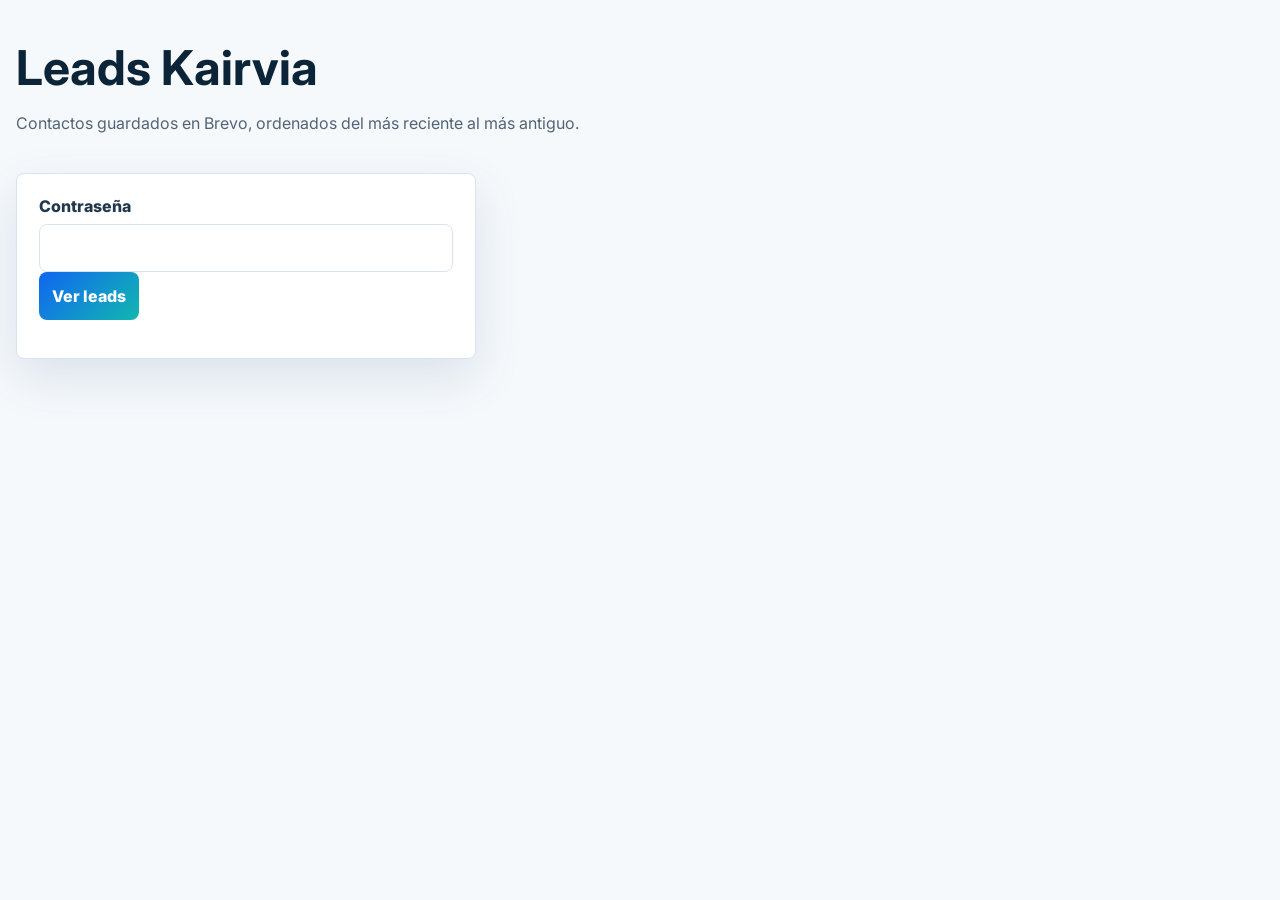
<file: admin/leads/index.html>
<!DOCTYPE html>
<html lang="es">
  <head>
    <meta charset="UTF-8" />
    <meta name="viewport" content="width=device-width, initial-scale=1.0" />
    <title>Kairvia | Leads</title>
    <link rel="preconnect" href="https://fonts.googleapis.com" />
    <link rel="preconnect" href="https://fonts.gstatic.com" crossorigin />
    <link href="https://fonts.googleapis.com/css2?family=Inter:wght@400;500;600;700;800&display=swap" rel="stylesheet" />
    <style>
      :root {
        --ink: #0b2438;
        --muted: #526477;
        --line: #d8e4ef;
        --soft: #eef7ff;
        --blue: #0d3b66;
        --blue-2: #1166f1;
        --teal: #12b7b0;
        --shadow: 0 18px 50px rgba(13, 59, 102, 0.12);
      }

      * { box-sizing: border-box; }
      body {
        margin: 0;
        font-family: Inter, system-ui, sans-serif;
        color: var(--ink);
        background: #f6f9fc;
      }

      main {
        width: min(100% - 32px, 1280px);
        margin: 0 auto;
        padding: 38px 0;
      }

      header {
        display: flex;
        justify-content: space-between;
        gap: 18px;
        align-items: center;
        margin-bottom: 24px;
      }

      h1 { margin: 0; font-size: clamp(2rem, 4vw, 3rem); }
      p { color: var(--muted); }

      .panel {
        padding: 22px;
        background: white;
        border: 1px solid var(--line);
        border-radius: 8px;
        box-shadow: var(--shadow);
      }

      .auth {
        max-width: 460px;
      }

      label {
        display: grid;
        gap: 8px;
        color: #20384d;
        font-weight: 800;
      }

      input, button, select {
        min-height: 48px;
        padding: 12px 13px;
        border: 1px solid var(--line);
        border-radius: 8px;
        font: inherit;
      }

      button {
        color: white;
        background: linear-gradient(135deg, var(--blue-2), var(--teal));
        border: 0;
        font-weight: 800;
        cursor: pointer;
      }

      .filters {
        display: flex;
        flex-wrap: wrap;
        gap: 8px;
        margin: 18px 0;
      }

      .filters button {
        min-height: 40px;
        padding: 8px 12px;
        color: var(--blue);
        background: white;
        border: 1px solid var(--line);
      }

      .filters button.active {
        color: white;
        background: linear-gradient(135deg, var(--blue-2), var(--teal));
        border-color: transparent;
      }

      .table-wrap {
        overflow: auto;
        border: 1px solid var(--line);
        border-radius: 8px;
        background: white;
      }

      table {
        width: 100%;
        min-width: 1120px;
        border-collapse: collapse;
      }

      th, td {
        padding: 12px;
        border-bottom: 1px solid var(--line);
        text-align: left;
        vertical-align: top;
        font-size: 0.92rem;
      }

      th {
        position: sticky;
        top: 0;
        color: #20384d;
        background: var(--soft);
        font-size: 0.82rem;
        text-transform: uppercase;
      }

      td { color: var(--muted); }
      .hidden { display: none; }
      .status { margin-top: 12px; color: var(--muted); font-weight: 700; }
    </style>
  </head>
  <body>
    <main>
      <header>
        <div>
          <h1>Leads Kairvia</h1>
          <p>Contactos guardados en Brevo, ordenados del más reciente al más antiguo.</p>
        </div>
      </header>

      <section class="panel auth" id="auth-panel">
        <form id="auth-form">
          <label>
            Contraseña
            <input type="password" name="password" autocomplete="current-password" required />
          </label>
          <button type="submit">Ver leads</button>
          <p class="status" id="auth-status"></p>
        </form>
      </section>

      <section class="panel hidden" id="leads-panel">
        <div class="filters" id="filters">
          <button class="active" type="button" data-filter="Todos">Todos</button>
          <button type="button" data-filter="Diagnóstico">Diagnóstico</button>
          <button type="button" data-filter="Contacto">Contacto</button>
          <button type="button" data-filter="FUNDAE">FUNDAE</button>
          <button type="button" data-filter="WhatsApp">WhatsApp</button>
          <button type="button" data-filter="Correo">Correo</button>
          <button type="button" data-filter="Nuevos">Nuevos</button>
        </div>
        <p class="status" id="leads-status"></p>
        <div class="table-wrap">
          <table>
            <thead>
              <tr>
                <th>Fecha de envío</th>
                <th>Nombre</th>
                <th>Empresa</th>
                <th>Email</th>
                <th>Teléfono</th>
                <th>Preferencia de contacto</th>
                <th>Estado</th>
                <th>Mensaje</th>
                <th>Áreas</th>
              </tr>
            </thead>
            <tbody id="leads-body"></tbody>
          </table>
        </div>
      </section>
    </main>

    <script>
      const authPanel = document.querySelector('#auth-panel');
      const leadsPanel = document.querySelector('#leads-panel');
      const authForm = document.querySelector('#auth-form');
      const authStatus = document.querySelector('#auth-status');
      const leadsStatus = document.querySelector('#leads-status');
      const leadsBody = document.querySelector('#leads-body');
      const filters = document.querySelector('#filters');
      let leads = [];
      let currentFilter = 'Todos';
      let password = '';

      const escapeHtml = (value = '') => String(value).replace(/[&<>"']/g, (char) => ({
        '&': '&amp;', '<': '&lt;', '>': '&gt;', '"': '&quot;', "'": '&#039;'
      })[char]);

      const matchesFilter = (lead) => {
        if (currentFilter === 'Todos') return true;
        if (currentFilter === 'Nuevos') return lead.status === 'Nuevo';
        if (currentFilter === 'WhatsApp') return lead.contactPreference === 'WhatsApp';
        if (currentFilter === 'Correo') return lead.contactPreference === 'Correo electrónico' || lead.contactPreference === 'Correo';
        return lead.sourceList === currentFilter;
      };

      const renderLeads = () => {
        const filtered = leads.filter(matchesFilter);
        leadsStatus.textContent = `${filtered.length} lead${filtered.length === 1 ? '' : 's'} mostrado${filtered.length === 1 ? '' : 's'}.`;
        leadsBody.innerHTML = filtered.map((lead) => `
          <tr>
            <td>${escapeHtml(lead.date)}</td>
            <td>${escapeHtml(lead.name)}</td>
            <td>${escapeHtml(lead.company)}</td>
            <td>${escapeHtml(lead.email)}</td>
            <td>${escapeHtml(lead.whatsapp)}</td>
            <td>${escapeHtml(lead.contactPreference)}</td>
            <td>${escapeHtml(lead.status)}</td>
            <td>${escapeHtml(lead.message)}</td>
            <td>${escapeHtml(lead.areas)}</td>
          </tr>
        `).join('');
      };

      const loadLeads = async () => {
        authStatus.textContent = 'Cargando leads...';
        const response = await fetch(`/api/leads?password=${encodeURIComponent(password)}`);

        if (!response.ok) {
          throw new Error('No se han podido cargar los leads.');
        }

        const data = await response.json();
        leads = data.leads || [];
        authPanel.classList.add('hidden');
        leadsPanel.classList.remove('hidden');
        renderLeads();
      };

      authForm.addEventListener('submit', async (event) => {
        event.preventDefault();
        password = new FormData(authForm).get('password');

        try {
          await loadLeads();
        } catch (error) {
          authStatus.textContent = error.message;
        }
      });

      filters.addEventListener('click', (event) => {
        const button = event.target.closest('button[data-filter]');
        if (!button) return;
        filters.querySelectorAll('button').forEach((item) => item.classList.remove('active'));
        button.classList.add('active');
        currentFilter = button.dataset.filter;
        renderLeads();
      });
    </script>
  </body>
</html>
</file>
<file: styles.css>
:root {
  --bg: #06111f;
  --bg-2: #081a2b;
  --surface: rgba(10, 27, 45, 0.78);
  --surface-2: rgba(14, 38, 61, 0.76);
  --ink: #eff8ff;
  --muted: #aab9c9;
  --line: rgba(195, 226, 245, 0.16);
  --blue: #0d3b66;
  --blue-2: #1166f1;
  --teal: #12b7b0;
  --aqua: #8af7ef;
  --soft: rgba(18, 183, 176, 0.11);
  --shadow: 0 28px 90px rgba(0, 0, 0, 0.34);
  --radius: 8px;
  --max: 1180px;
}

* { box-sizing: border-box; }
body [hidden] { display: none !important; }
html { scroll-behavior: smooth; }
html { --hero-progress: 0; --hero-text-progress: 0; --hero-tilt-x: 0deg; --hero-tilt-y: 0deg; --dashboard-glow-x: 50%; --dashboard-glow-y: 50%; --dashboard-glow-opacity: 0; --arc-progress: 0; --arc-glint-rotate: -26deg; }
body {
  margin: 0;
  font-family: "Inter", Arial, sans-serif;
  color: var(--ink);
  background:
    radial-gradient(circle at 50% -10%, rgba(17, 102, 241, 0.22), transparent 34rem),
    radial-gradient(circle at 92% 22%, rgba(18, 183, 176, 0.15), transparent 28rem),
    linear-gradient(180deg, #06111f 0%, #081827 38%, #06111f 100%);
  overflow-x: hidden;
}
body.nav-open,
body.modal-open { overflow: hidden; }
a { color: inherit; text-decoration: none; }
img { display: block; max-width: 100%; }
button, input, textarea { font: inherit; }
button { cursor: pointer; }

.site-header {
  position: sticky;
  top: 0;
  z-index: 40;
  padding: 14px 0;
  opacity: 0;
  transform: translateY(-18px);
  animation: navEnter 680ms cubic-bezier(.16, 1, .3, 1) 120ms forwards;
  transition: background 220ms ease, border-color 220ms ease, box-shadow 220ms ease;
}
.site-header.is-scrolled {
  background: rgba(4, 13, 24, 0.74);
  border-bottom: 1px solid rgba(210, 235, 255, 0.11);
  box-shadow: 0 12px 36px rgba(0,0,0,.22);
  backdrop-filter: blur(18px);
}
.nav {
  width: min(var(--max), calc(100% - 32px));
  min-height: 58px;
  margin: 0 auto;
  padding: 8px 10px;
  display: grid;
  grid-template-columns: auto 1fr auto;
  align-items: center;
  gap: 18px;
  color: var(--ink);
  background: rgba(7, 21, 36, 0.58);
  border: 1px solid rgba(218, 241, 255, 0.12);
  border-radius: 999px;
  backdrop-filter: blur(18px);
}
.brand { display: inline-flex; align-items: center; gap: 10px; font-weight: 900; }
.brand-mark {
  display: block;
  width: 54px;
  height: 38px;
  object-fit: contain;
  object-position: center;
  flex: 0 0 auto;
}
.nav-menu { display: flex; justify-content: center; align-items: center; gap: 22px; color: #c2d1df; font-size: .9rem; font-weight: 800; }
.nav-menu a { position: relative; padding: 8px 0; }
.nav-menu a::after { content: ""; position: absolute; left: 0; right: 0; bottom: 1px; height: 1px; transform: scaleX(0); background: linear-gradient(90deg, var(--blue-2), var(--teal)); transform-origin: center; transition: transform 180ms ease; }
.nav-menu a:hover::after, .nav-menu a:focus-visible::after { transform: scaleX(1); }
.nav-toggle { display: none; width: 44px; height: 44px; padding: 10px; border: 1px solid var(--line); border-radius: 999px; background: rgba(255,255,255,.06); }
.nav-toggle span { display: block; width: 100%; height: 2px; margin: 5px 0; background: #eaf8ff; }


.section-shell { width: min(var(--max), calc(100% - 32px)); margin: 0 auto; padding: 108px 0; position: relative; }
.hero {
  width: 100%;
  height: 265vh;
  min-height: 1800px;
  margin: 0 auto;
  position: relative;
  overflow: clip;
}
.hero-sticky {
  position: sticky;
  top: 0;
  height: 100vh;
  min-height: 720px;
  display: grid;
  place-items: center;
  overflow: hidden;
  perspective: 1500px;
  isolation: isolate;
}
.hero-sticky::before {
  content: "";
  position: absolute;
  left: 50%;
  top: clamp(-110px, -10vh, -70px);
  width: min(760px, 78vh, 82vw);
  height: min(760px, 78vh, 82vw);
  transform: translateX(-50%);
  border-radius: 50%;
  background: radial-gradient(circle at center, rgba(115,190,255,.028) 0 12%, rgba(58,136,255,.06) 30%, rgba(17,102,241,.095) 48%, rgba(7,38,88,.035) 66%, transparent 84%);
  pointer-events: none;
  z-index: 0;
}
.hero-glow {
  position: absolute;
  inset: auto -8% 0;
  height: 48%;
  background:
    radial-gradient(ellipse at center bottom, rgba(18,183,176,.28), transparent 58%),
    radial-gradient(ellipse at 35% 90%, rgba(17,102,241,.16), transparent 46%);
  opacity: calc(.38 + var(--hero-progress, 0) * .38);
  transform: translateY(calc(44px - var(--hero-progress, 0) * 24px)) scale(calc(1 + var(--hero-progress, 0) * .08));
  animation: heroHaloDrift 9s ease-in-out infinite alternate;
  will-change: transform, opacity;
}
.hero-content {
  position: absolute;
  top: clamp(72px, 10vh, 104px);
  left: 50%;
  width: min(980px, calc(100% - 32px));
  text-align: center;
  z-index: 3;
  transform: translateX(-50%) translateY(calc(var(--hero-text-progress, 0) * -112px));
  opacity: calc(1 - var(--hero-text-progress, 0));
  visibility: visible;
  pointer-events: auto;
  transition: visibility 0s linear 260ms;
  will-change: transform, opacity;
}
.hero.text-hidden .hero-content {
  opacity: 0;
  visibility: hidden;
  pointer-events: none;
}
.hero-eyebrow {
  opacity: calc(1 - var(--hero-text-progress, 0));
  transform: translateY(calc(var(--hero-text-progress, 0) * -18px));
  animation: heroItemEnter 620ms cubic-bezier(.16, 1, .3, 1) 180ms both;
}
.eyebrow { margin: 0 0 16px; color: var(--aqua); font-size: .78rem; font-weight: 900; letter-spacing: .12em; text-transform: uppercase; }
h1, h2, h3, p, li { overflow-wrap: break-word; }
h1 { margin: 0 auto; max-width: 980px; font-size: clamp(3rem, 7vw, 6.6rem); line-height: .95; letter-spacing: 0; color: #fff; text-wrap: balance; }
.hero-title {
  max-width: min(960px, 100%);
  font-size: clamp(4.2rem, 7.2vw, 6.8rem);
  line-height: .9;
  font-weight: 500;
  letter-spacing: 0;
  color: #fff;
  opacity: calc(1 - var(--hero-text-progress, 0));
  word-break: normal;
  overflow-wrap: normal;
  hyphens: none;
  text-wrap: balance;
}
.title-mask { display: block; overflow: hidden; padding-bottom: .08em; }
.title-mask span { display: block; transform: translateY(112%); animation: titleLineReveal 850ms cubic-bezier(.16, 1, .3, 1) forwards; }
.title-mask:nth-child(1) span { animation-delay: 310ms; }
.title-mask:nth-child(2) span { animation-delay: 420ms; }
h2 { margin: 0; color: #f5fbff; font-size: clamp(2rem, 4.8vw, 4.6rem); line-height: 1.02; letter-spacing: 0; text-wrap: balance; }
h3 { margin: 0; color: #fff; font-size: 1.24rem; line-height: 1.2; }
p, li { color: var(--muted); line-height: 1.65; }
.hero-copy {
  max-width: 680px;
  margin: 24px auto 0;
  font-size: clamp(1rem, 1.35vw, 1.15rem);
  opacity: calc(1 - var(--hero-text-progress, 0));
  transform: translateY(calc(var(--hero-text-progress, 0) * -44px));
  animation: heroItemEnter 700ms cubic-bezier(.16, 1, .3, 1) 650ms both;
}
.hero-actions {
  display: flex;
  flex-wrap: wrap;
  align-items: center;
  justify-content: center;
  gap: 14px;
  margin-top: 30px;
  transform: translateY(calc(var(--hero-text-progress, 0) * -66px));
  opacity: calc(1 - var(--hero-text-progress, 0));
  pointer-events: auto;
}
.hero-actions .btn { opacity: 0; transform: translateY(18px); animation: heroButtonEnter 680ms cubic-bezier(.16, 1, .3, 1) forwards; }
.hero-actions .btn:nth-child(1) { animation-delay: 860ms; }
.hero-actions .btn:nth-child(2) { animation-delay: 980ms; }
.btn { position: relative; isolation: isolate; display: inline-flex; align-items: center; justify-content: center; min-height: 48px; padding: 0 20px; border: 1px solid transparent; border-radius: 999px; font-weight: 900; overflow: hidden; transition: transform 180ms ease, box-shadow 180ms ease, border-color 180ms ease, background 180ms ease; }
.btn::after { content: ""; position: absolute; inset: -40% auto -40% -70%; width: 48%; background: linear-gradient(90deg, transparent, rgba(255,255,255,.32), transparent); transform: skewX(-18deg); opacity: 0; transition: left 520ms ease, opacity 220ms ease; pointer-events: none; z-index: -1; }
.btn:hover, .btn:focus-visible { transform: translateY(-2px); }
.btn:hover::after, .btn:focus-visible::after { left: 122%; opacity: 1; }
.btn:focus-visible, a:focus-visible, input:focus-visible, textarea:focus-visible, .area-multiselect-toggle:focus-visible { outline: 3px solid rgba(138, 247, 239, .42); outline-offset: 3px; }
.btn-primary { color: white; background: linear-gradient(135deg, var(--blue-2), var(--teal)); border: 0; box-shadow: 0 16px 40px rgba(17,102,241,.32), 0 0 30px rgba(18,183,176,.18); }
.btn-primary:hover, .btn-primary:focus-visible { box-shadow: 0 20px 48px rgba(17,102,241,.4), 0 0 42px rgba(18,183,176,.34); }
.btn-secondary { color: #eaf8ff; background: rgba(255,255,255,.06); border-color: rgba(218,241,255,.18); backdrop-filter: blur(14px); }
.btn-secondary:hover, .btn-secondary:focus-visible { border-color: rgba(138,247,239,.48); box-shadow: 0 14px 34px rgba(18,183,176,.14); }
.nav-cta { min-height: 42px; padding: 0 18px; white-space: nowrap; }
.mobile-menu-cta { display: none; }

.hero-stage {
  position: absolute;
  inset: 0;
  z-index: 2;
  display: grid;
  place-items: end center;
  pointer-events: none;
  perspective: 1500px;
  transform-style: preserve-3d;
}
.hero.panel-front .hero-stage { z-index: 5; }
.luminous-horizon {
  position: absolute;
  left: 50%;
  bottom: clamp(-195px, -17vh, -115px);
  width: min(1280px, 118vw);
  height: clamp(320px, 46vh, 460px);
  transform: translateX(-50%) translateY(calc(54px - var(--hero-progress, 0) * 36px)) scale(calc(.98 + var(--hero-progress, 0) * .06));
  border-radius: 50% 50% 0 0;
  background:
    radial-gradient(ellipse at center bottom, rgba(2,9,18,.94) 0 36%, rgba(17,102,241,.18) 46%, transparent 70%),
    radial-gradient(ellipse at center bottom, rgba(18,183,176,.38), transparent 62%);
  filter: drop-shadow(0 0 calc(28px + var(--hero-progress, 0) * 34px) rgba(18,183,176,.48));
  opacity: calc(.68 - var(--hero-progress, 0) * .34);
  animation: arcEnter 1050ms cubic-bezier(.16, 1, .3, 1) 520ms both;
  will-change: transform, opacity, filter;
  z-index: 3;
}
.luminous-horizon::before {
  content: "";
  position: absolute;
  inset: 0;
  border-radius: inherit;
  background:
    radial-gradient(ellipse at 50% 0%, rgba(235,255,255,.34) 0 1px, rgba(138,247,239,.18) 5%, rgba(18,183,176,.08) 16%, transparent 38%),
    radial-gradient(ellipse at 50% 8%, rgba(18,183,176,.24), rgba(17,102,241,.09) 34%, transparent 70%);
  box-shadow:
    0 -30px 110px rgba(18,183,176,.24),
    inset 0 36px 100px rgba(17,102,241,.14);
  mask-image: linear-gradient(180deg, rgba(0,0,0,.92), rgba(0,0,0,.38) 42%, transparent 86%);
  animation: arcPulse 5.2s ease-in-out infinite alternate;
}
.luminous-horizon::after {
  content: "";
  position: absolute;
  inset: 0;
  border-radius: inherit;
  pointer-events: none;
  background: conic-gradient(from 244deg at 50% 100%,
    transparent 0deg,
    transparent 12deg,
    rgba(17,102,241,.18) 16deg,
    rgba(18,183,176,.56) 20deg,
    rgba(138,247,239,.92) 24deg,
    rgba(245,255,255,.95) 27deg,
    rgba(138,247,239,.7) 30deg,
    rgba(17,102,241,.22) 35deg,
    transparent 42deg,
    transparent 360deg);
  clip-path: inset(0 0 44% 0);
  -webkit-mask-image: radial-gradient(ellipse at center bottom, transparent 0 68%, #000 69.2% 72.2%, transparent 73.4%);
  mask-image: radial-gradient(ellipse at center bottom, transparent 0 68%, #000 69.2% 72.2%, transparent 73.4%);
  opacity: .88;
  transform-origin: 50% 100%;
  transform: rotate(var(--arc-glint-rotate, -26deg));
  transition: transform 120ms linear;
  will-change: transform;
}
.dashboard-shell {
  position: relative;
  width: min(1180px, 92vw);
  min-height: 560px;
  padding: 18px;
  color: #eaf8ff;
  background:
    radial-gradient(circle at 72% 4%, rgba(18,183,176,.14), transparent 34%),
    linear-gradient(180deg, rgba(12,33,54,.92), rgba(6,18,32,.92));
  border: 1px solid rgba(218,241,255,.16);
  border-radius: 22px;
  box-shadow: var(--shadow), 0 0 90px rgba(17,102,241,.2);
  backdrop-filter: blur(18px);
  overflow: hidden;
  isolation: isolate;
  opacity: 1;
  filter: none;
  transform-origin: center center;
  transform:
    translateY(calc(720px - var(--hero-progress, 0) * 890px))
    scale(calc(.86 + var(--hero-progress, 0) * .14))
    rotateX(calc(4deg - var(--hero-progress, 0) * 4deg + var(--hero-tilt-x, 0deg)))
    rotateY(var(--hero-tilt-y, 0deg));
  transform-style: preserve-3d;
  transition: transform 90ms ease-out;
  will-change: transform;
  pointer-events: auto;
  z-index: 2;
}
.dashboard-shell::before {
  content: "";
  position: absolute;
  inset: -22%;
  z-index: 0;
  pointer-events: none;
  opacity: var(--dashboard-glow-opacity, 0);
  background:
    radial-gradient(360px circle at calc(var(--dashboard-glow-x, 50%) + 22%) calc(var(--dashboard-glow-y, 50%) + 22%), rgba(18,183,176,.22), rgba(17,102,241,.13) 28%, transparent 68%);
  transition: opacity 280ms ease;
  will-change: opacity, background;
}
.dashboard-shell > * { position: relative; z-index: 1; }
.hero.panel-front .dashboard-shell { z-index: 5; }
.hero.panel-active .dashboard-shell { z-index: 6; }
.dashboard-topbar {
  display: grid;
  grid-template-columns: auto 1fr auto;
  gap: 18px;
  align-items: center;
  padding: 0 2px 14px;
  color: #d5e5f1;
  font-size: .83rem;
  font-weight: 800;
}
.dashboard-topbar div { display: inline-flex; align-items: center; gap: 9px; min-width: max-content; }
.dashboard-brand-mark { width: 40px; height: 30px; border-radius: 0; }
.dashboard-topbar strong { color: #fff; }
.dashboard-topbar em { justify-self: end; padding: 8px 10px; color: var(--aqua); background: rgba(18,183,176,.1); border: 1px solid rgba(138,247,239,.18); border-radius: 999px; font-style: normal; white-space: nowrap; }
.dashboard-tabs { display: flex; justify-content: center; gap: 8px; min-width: 0; }
.dashboard-tabs span { padding: 8px 10px; color: #b8c9d8; background: rgba(255,255,255,.045); border: 1px solid rgba(218,241,255,.11); border-radius: 999px; white-space: nowrap; }
.dashboard-metrics { display: grid; grid-template-columns: repeat(4, 1fr); gap: 12px; }
.metric-tile, .solutions-panel, .impact-panel { padding: 16px; background: rgba(255,255,255,.055); border: 1px solid rgba(218,241,255,.12); border-radius: 14px; }
.metric-tile { min-height: 120px; }
.metric-tile span, .panel-heading span, .card-kicker { color: var(--aqua); font-size: .72rem; font-weight: 900; text-transform: uppercase; letter-spacing: .08em; }
.metric-tile strong { display: block; margin: 10px 0 4px; color: #fff; font-size: clamp(1.65rem, 2.5vw, 2.25rem); }
.metric-tile small, .impact-note, .panel-heading p { color: #91a8bc; font-style: normal; line-height: 1.45; }
.dashboard-main { display: grid; grid-template-columns: 1.08fr .92fr; gap: 12px; margin-top: 12px; }
.solutions-panel, .impact-panel { min-height: 340px; }
.panel-heading p { margin: 6px 0 0; }
.solution-list { display: grid; gap: 10px; margin-top: 18px; }
.solution-row { display: grid; grid-template-columns: 1fr auto; gap: 14px; align-items: center; padding: 13px; background: rgba(18,183,176,.07); border: 1px solid rgba(138,247,239,.12); border-radius: 12px; }
.solution-row strong { display: block; color: #fff; font-size: .98rem; }
.solution-row small { display: block; margin-top: 4px; color: #9fb2c3; line-height: 1.4; }
.solution-row em { padding: 7px 9px; color: #dff8f7; background: rgba(18,183,176,.11); border: 1px solid rgba(138,247,239,.18); border-radius: 999px; font-size: .74rem; font-style: normal; font-weight: 900; }
.impact-chart { height: 220px; display: grid; grid-template-columns: repeat(5, 1fr); align-items: end; gap: 10px; margin-top: 22px; }
.impact-chart div { min-width: 0; display: grid; grid-template-rows: 1fr auto auto; gap: 6px; height: 100%; text-align: center; }
.impact-chart span { align-self: end; width: 100%; height: var(--h); min-height: 18px; border-radius: 10px 10px 3px 3px; background: linear-gradient(180deg, var(--aqua), var(--blue-2)); box-shadow: 0 0 22px rgba(18,183,176,.22); transform: scaleY(1); transform-origin: bottom; }
.impact-chart small { color: #d7e7f2; font-size: .72rem; font-weight: 900; overflow-wrap: normal; }
.impact-chart em { color: #8ba2b5; font-size: .68rem; font-style: normal; }
.impact-note { margin: 16px 0 0; font-size: .86rem; }
.dashboard-part { opacity: 1; transform: none; transition: border-color 420ms ease, box-shadow 420ms ease; }
.hero.panel-active .metric-tile, .hero.panel-active .solutions-panel, .hero.panel-active .impact-panel { border-color: rgba(138,247,239,.22); box-shadow: inset 0 0 24px rgba(18,183,176,.045); }


.problem-section {
  width: 100%;
  max-width: none;
  margin: 0;
  padding: 116px max(16px, calc((100vw - var(--max)) / 2));
  overflow: hidden;
  background:
    radial-gradient(circle at 82% 48%, rgba(18,183,176,.12), transparent 30rem),
    radial-gradient(circle at 54% 95%, rgba(17,102,241,.13), transparent 36rem),
    linear-gradient(180deg, rgba(4,13,24,.98), rgba(6,17,31,.98));
  border-top: 1px solid rgba(218,241,255,.08);
  border-bottom: 1px solid rgba(218,241,255,.08);
}
.problem-header {
  width: min(1180px, 100%);
  margin: 0 auto;
  text-align: center;
}
.problem-header .eyebrow {
  margin-bottom: 18px;
}
.problem-header h2 {
  margin: 0 auto;
  max-width: 1120px;
  font-size: clamp(3.25rem, 5vw, 4.8rem);
  line-height: 1.02;
}
.problem-lead {
  max-width: 820px;
  margin: 24px auto 0;
  font-size: clamp(1.02rem, 1.35vw, 1.22rem);
  color: #b8c8d8;
}
.problem-layout {
  width: min(var(--max), 100%);
  margin: clamp(52px, 7vw, 82px) auto 0;
  display: grid;
  grid-template-columns: minmax(0, .9fr) minmax(420px, .9fr);
  gap: clamp(34px, 5vw, 72px);
  align-items: center;
}
.problem-callout {
  margin-top: 0;
  padding: 22px 24px;
  color: #f0fbff;
  background: linear-gradient(180deg, rgba(255,255,255,.075), rgba(255,255,255,.045));
  border: 1px solid rgba(218,241,255,.16);
  border-left: 4px solid var(--teal);
  border-radius: 16px;
  box-shadow: 0 22px 70px rgba(0,0,0,.2), inset 0 0 34px rgba(18,183,176,.045);
  font-weight: 850;
  line-height: 1.55;
}
.manual-task-grid {
  display: grid;
  grid-template-columns: repeat(2, minmax(0, 1fr));
  gap: 12px;
  margin-top: 28px;
}
.manual-task-grid span {
  position: relative;
  min-height: 62px;
  display: flex;
  align-items: center;
  padding: 16px 18px 16px 44px;
  color: #eaf8ff;
  background: rgba(255,255,255,.055);
  border: 1px solid rgba(218,241,255,.13);
  border-radius: 14px;
  font-weight: 900;
  box-shadow: 0 18px 44px rgba(0,0,0,.16);
}
.manual-task-grid span::before {
  content: "";
  position: absolute;
  left: 18px;
  width: 10px;
  height: 10px;
  border-radius: 50%;
  background: var(--teal);
  box-shadow: 0 0 18px rgba(18,183,176,.8);
}
.problem-visual {
  min-width: 0;
}
.mail-mockup {
  position: relative;
  min-height: 650px;
  padding: 26px;
  overflow: hidden;
  border: 1px solid rgba(218,241,255,.16);
  border-radius: 28px;
  background:
    radial-gradient(circle at 82% 72%, rgba(18,183,176,.18), transparent 20rem),
    radial-gradient(circle at 25% 20%, rgba(17,102,241,.22), transparent 19rem),
    linear-gradient(180deg, rgba(12,25,42,.92), rgba(5,14,26,.95));
  box-shadow: var(--shadow), 0 0 90px rgba(18,183,176,.12);
  isolation: isolate;
}
.mail-mockup::before {
  content: "";
  position: absolute;
  right: -4%;
  bottom: -7%;
  width: min(340px, 68%);
  aspect-ratio: 1;
  border-radius: 50%;
  background:
    radial-gradient(circle at center, rgba(3,10,19,.96) 0 42%, transparent 43%),
    radial-gradient(circle at center, transparent 0 54%, rgba(18,183,176,.16) 56% 63%, rgba(17,102,241,.34) 66% 72%, rgba(138,247,239,.3) 74%, transparent 76%);
  box-shadow: 0 0 88px rgba(17,102,241,.24);
  opacity: .9;
  z-index: 0;
}
.mail-mockup > * {
  position: relative;
  z-index: 1;
}
.mail-panel-header {
  display: flex;
  align-items: center;
  gap: 12px;
  padding: 14px;
  color: #eaf8ff;
  background: rgba(255,255,255,.055);
  border: 1px solid rgba(218,241,255,.12);
  border-radius: 16px;
}
.mail-panel-header strong { color: #fff; }
.mail-panel-header em {
  margin-left: auto;
  color: var(--aqua);
  font-size: .78rem;
  font-style: normal;
  font-weight: 900;
  white-space: nowrap;
}
.mail-dot {
  width: 14px;
  height: 14px;
  border-radius: 50%;
  background: linear-gradient(135deg, var(--blue-2), var(--teal));
  box-shadow: 0 0 18px rgba(18,183,176,.7);
}
.mail-list {
  display: grid;
  gap: 12px;
  margin-top: 18px;
}
.mail-row {
  display: grid;
  grid-template-columns: 1fr auto;
  gap: 4px 14px;
  padding: 15px;
  background: rgba(255,255,255,.045);
  border: 1px solid rgba(218,241,255,.12);
  border-radius: 16px;
  color: #d9e8f3;
  box-shadow: inset 0 0 28px rgba(255,255,255,.025);
}
.mail-row.active {
  background: linear-gradient(135deg, rgba(17,102,241,.2), rgba(18,183,176,.08));
  border-color: rgba(138,247,239,.28);
}
.mail-row span {
  color: var(--aqua);
  font-size: .72rem;
  font-weight: 900;
  letter-spacing: .06em;
  text-transform: uppercase;
}
.mail-row strong {
  grid-column: 1;
  color: #fff;
  font-size: .98rem;
}
.mail-row small {
  grid-row: 1 / span 2;
  grid-column: 2;
  align-self: center;
  color: #8ea3b5;
  white-space: nowrap;
}
.ai-prompt {
  margin-top: 22px;
  padding: 20px;
  color: #f4fcff;
  position: relative;
  z-index: 3;
  background:
    radial-gradient(circle at 90% 10%, rgba(18,183,176,.08), transparent 48%),
    linear-gradient(135deg, rgba(3,10,19,.96), rgba(5,17,31,.98));
  border: 1px solid rgba(138,247,239,.34);
  border-radius: 18px;
  box-shadow: 0 22px 64px rgba(0,0,0,.26), inset 0 0 34px rgba(17,102,241,.08);
}
.ai-prompt span {
  color: var(--aqua);
  font-size: .72rem;
  font-weight: 900;
  letter-spacing: .08em;
  text-transform: uppercase;
}
.ai-prompt p {
  margin: 8px 0 0;
  color: #fff;
  font-size: clamp(1.04rem, 1.8vw, 1.35rem);
  font-weight: 900;
  line-height: 1.35;
}
.time-orbit {
  position: absolute;
  right: max(-10px, -2%);
  bottom: max(-12px, -3%);
  width: min(300px, 56%);
  aspect-ratio: 1;
  display: grid;
  place-items: center;
  z-index: 1;
  opacity: .52;
  pointer-events: none;
}
.time-clock-svg {
  width: 100%;
  height: 100%;
  overflow: visible;
  fill: none;
  filter: drop-shadow(0 18px 34px rgba(0,0,0,.18)) drop-shadow(0 0 28px rgba(18,183,176,.22));
}
.time-clock-halo {
  fill: rgba(17,102,241,.08);
  stroke: rgba(138,247,239,.18);
  stroke-width: 2;
}
.time-clock-face {
  fill: url(#clockFaceGradient);
  stroke: url(#clockRimGradient);
  stroke-width: 6;
  filter: url(#clockGlow);
}
.time-clock-marks line {
  stroke: rgba(205,245,255,.78);
  stroke-width: 4;
  stroke-linecap: round;
}
.time-clock-hand {
  stroke: #effcff;
  stroke-width: 6;
  stroke-linecap: round;
  filter: drop-shadow(0 0 8px rgba(138,247,239,.36));
}
.time-clock-hand-hour {
  stroke: #8af7ef;
}
.time-clock-pin {
  fill: #effcff;
  filter: drop-shadow(0 0 8px rgba(138,247,239,.5));
}
.section-heading { max-width: 850px; margin-bottom: 38px; }
.section-heading p:last-child { margin-bottom: 0; }

#automatizaciones {
  scroll-margin-top: 112px;
}
.bento-heading {
  max-width: 940px;
  margin-left: auto;
  margin-right: auto;
  text-align: center;
}
.bento-heading p:last-child {
  max-width: 760px;
  margin: 18px auto 0;
  font-size: clamp(1rem, 1.35vw, 1.18rem);
  color: #b8c8d8;
}
.automation-grid {
  grid-template-columns: repeat(3, minmax(0, 1fr));
  align-items: stretch;
  grid-auto-rows: 1fr;
}
.automation-grid .bento-card {
  grid-column: auto;
  min-height: 360px;
  display: flex;
  flex-direction: column;
}
.automation-grid .bento-large {
  grid-column: span 2;
}
.automation-card {
  background:
    radial-gradient(circle at 86% 8%, rgba(18,183,176,.14), transparent 11rem),
    linear-gradient(180deg, rgba(13,37,60,.78), rgba(8,23,39,.76));
}
.automation-icon {
  width: 52px;
  height: 52px;
  display: grid;
  place-items: center;
  margin-bottom: 18px;
  color: #fff;
  background: linear-gradient(135deg, rgba(17,102,241,.96), rgba(18,183,176,.9));
  border: 1px solid rgba(218,241,255,.2);
  border-radius: 14px;
  box-shadow: 0 16px 38px rgba(17,102,241,.2), 0 0 24px rgba(18,183,176,.24);
  font-size: 1.35rem;
  font-weight: 900;
}
.automation-card:hover .automation-icon {
  box-shadow: 0 18px 44px rgba(17,102,241,.28), 0 0 34px rgba(18,183,176,.38);
}
.bento-grid { display: grid; grid-template-columns: repeat(6, 1fr); gap: 16px; }
.bento-card { position: relative; min-height: 250px; grid-column: span 2; padding: 24px; overflow: hidden; background: linear-gradient(180deg, rgba(13,37,60,.76), rgba(8,23,39,.74)); border: 1px solid var(--line); border-radius: 18px; box-shadow: 0 22px 60px rgba(0,0,0,.22); transition: transform 220ms ease, border-color 220ms ease; }
.bento-card::after { content: ""; position: absolute; inset: auto -20% -30% 20%; height: 160px; background: radial-gradient(circle, rgba(18,183,176,.22), transparent 62%); pointer-events: none; }
.bento-card:hover { transform: translateY(-6px); border-color: rgba(138,247,239,.34); }
.bento-large { grid-column: span 3; min-height: 340px; }
.bento-control { grid-column: span 3; }
.bento-card h3 { margin-top: 12px; font-size: clamp(1.25rem, 2vw, 2rem); }
.bento-card p { margin: 14px 0 0; }
.bento-card ul { margin: 16px 0 0; padding-left: 18px; }
.invoice-flow { display: grid; grid-template-columns: 1fr auto 1fr auto 1fr; gap: 10px; align-items: center; margin-top: 28px; }
.invoice-flow span { min-height: 74px; display: grid; place-items: center; padding: 12px; color: #eaf8ff; background: rgba(255,255,255,.06); border: 1px solid rgba(218,241,255,.12); border-radius: 12px; text-align: center; font-weight: 800; }
.invoice-flow i { width: 28px; height: 1px; background: linear-gradient(90deg, var(--teal), transparent); }
.mini-lead-panel { display: grid; gap: 9px; margin-top: 20px; }
.task-stack { margin-top: 26px; display: grid; gap: 10px; }
.task-stack span { height: 18px; border-radius: 999px; background: linear-gradient(90deg, rgba(18,183,176,.8), rgba(17,102,241,.18)); }
.pill-list { display: flex; flex-wrap: wrap; gap: 10px; padding: 0 !important; list-style: none; }
.pill-list li { padding: 9px 12px; color: #eaf8ff; background: rgba(255,255,255,.06); border: 1px solid rgba(218,241,255,.12); border-radius: 999px; font-weight: 800; }

.feature-blocks { display: grid; gap: 26px; }
.feature-row { display: grid; grid-template-columns: 1fr .9fr; gap: 44px; align-items: center; min-height: 440px; padding: 34px; background: rgba(255,255,255,.045); border: 1px solid var(--line); border-radius: 22px; box-shadow: 0 24px 70px rgba(0,0,0,.2); }
.feature-row-reverse { grid-template-columns: .9fr 1fr; }
.feature-row-reverse > div:first-child { order: 2; }
.check-list, .method-card ul, .trust-list, .training-list { display: grid; gap: 10px; margin: 22px 0 0; padding: 0; list-style: none; }
.check-list li, .method-card li, .trust-list li, .training-list li { position: relative; padding-left: 24px; color: #c5d5e3; }
.check-list li::before, .method-card li::before, .trust-list li::before, .training-list li::before { content: ""; position: absolute; left: 0; top: .68em; width: 8px; height: 8px; border-radius: 50%; background: var(--teal); box-shadow: 0 0 12px rgba(18,183,176,.8); }
.visual-flow, .copilot-board, .credit-card { min-height: 280px; display: grid; align-content: center; gap: 12px; padding: 24px; background: radial-gradient(circle at top right, rgba(18,183,176,.18), transparent 50%), rgba(3,12,24,.42); border: 1px solid rgba(218,241,255,.13); border-radius: 18px; }
.visual-flow span { padding: 16px; color: #eff8ff; background: rgba(255,255,255,.065); border: 1px solid rgba(218,241,255,.12); border-radius: 12px; font-weight: 900; }
.copilot-board { grid-template-columns: repeat(2, 1fr); }
.credit-card strong { display: block; color: #fff; font-size: 2rem; }
.responsible-note { padding: 16px; color: #dff8f7; background: rgba(18,183,176,.1); border: 1px solid rgba(138,247,239,.18); border-radius: 12px; font-weight: 800; }

.method-grid { display: grid; grid-template-columns: repeat(3, 1fr); gap: 16px; }
.method-card { min-height: 430px; display: flex; flex-direction: column; padding: 28px; background: rgba(255,255,255,.045); border: 1px solid var(--line); border-radius: 18px; }
.method-card-featured { background: linear-gradient(180deg, rgba(17,102,241,.18), rgba(18,183,176,.08)); border-color: rgba(138,247,239,.28); box-shadow: 0 0 60px rgba(17,102,241,.16); }
.method-card span { width: 48px; height: 48px; display: grid; place-items: center; margin-bottom: 22px; color: #fff; background: linear-gradient(135deg, var(--blue-2), var(--teal)); border-radius: 12px; font-weight: 900; }
.method-card .btn { margin-top: auto; }

.use-grid { display: grid; grid-template-columns: repeat(3, 1fr); gap: 16px; }
.use-card { min-height: 430px; display: flex; flex-direction: column; padding: 18px; background: rgba(255,255,255,.045); border: 1px solid var(--line); border-radius: 18px; transition: transform 220ms ease, border-color 220ms ease; }
.use-card:hover { transform: translateY(-6px); border-color: rgba(138,247,239,.32); }
.use-visual { min-height: 220px; margin-bottom: 20px; border-radius: 14px; border: 1px solid rgba(218,241,255,.12); background:
  linear-gradient(135deg, rgba(17,102,241,.24), rgba(18,183,176,.08)),
  repeating-linear-gradient(90deg, rgba(255,255,255,.08) 0 1px, transparent 1px 34px),
  repeating-linear-gradient(0deg, rgba(255,255,255,.06) 0 1px, transparent 1px 34px);
}
.use-sales { background: radial-gradient(circle at 70% 20%, rgba(18,183,176,.34), transparent 28%), linear-gradient(135deg, rgba(17,102,241,.22), rgba(255,255,255,.04)); }
.use-ops { background: radial-gradient(circle at 30% 30%, rgba(17,102,241,.36), transparent 30%), linear-gradient(135deg, rgba(18,183,176,.18), rgba(255,255,255,.04)); }

.security-panel, .cta-panel, .contact-layout { padding: 38px; background: linear-gradient(180deg, rgba(13,37,60,.78), rgba(8,23,39,.78)); border: 1px solid var(--line); border-radius: 24px; box-shadow: var(--shadow); }
.security-panel { display: grid; grid-template-columns: .9fr 1.1fr; gap: 34px; }
.trust-list { grid-template-columns: repeat(2, 1fr); }
.trust-list li { padding: 14px 14px 14px 36px; background: rgba(255,255,255,.045); border: 1px solid rgba(218,241,255,.1); border-radius: 12px; font-weight: 800; }
.cta-panel { position: relative; overflow: hidden; text-align: center; }
.cta-panel > * { position: relative; z-index: 1; }
.cta-glow { position: absolute; left: 50%; bottom: -38%; width: 92%; height: 260px; transform: translateX(-50%); border-top: 1px solid rgba(138,247,239,.72); border-radius: 50% 50% 0 0; box-shadow: 0 -24px 70px rgba(18,183,176,.28); }
.cta-panel p { max-width: 720px; margin-left: auto; margin-right: auto; }

.contact-layout { display: grid; grid-template-columns: .85fr 1.15fr; gap: 34px; align-items: start; }
.contact-form, .fundae-calculator-form, .diagnostic-form, .copilot-form { display: grid; grid-template-columns: repeat(2, minmax(0, 1fr)); gap: 16px; }
.contact-form label, .fundae-calculator-form label, .diagnostic-form label, .copilot-form label, .form-field, .contact-method { display: grid; gap: 8px; color: #eaf8ff; font-weight: 900; }
.full { grid-column: 1 / -1; }
input, textarea, select, .area-multiselect-toggle { width: 100%; min-height: 54px; padding: 14px 15px; color: #eff8ff; background: rgba(255,255,255,.06); border: 1px solid rgba(218,241,255,.15); border-radius: 12px; outline: none; }
select { appearance: none; color: #eff8ff; background-color: rgba(255,255,255,.06); color-scheme: dark; }
select option { color: #0f2236; background-color: #f8fbff; }
select option:checked { color: #06111f; background-color: #d9f6ff; }
textarea { resize: vertical; min-height: 132px; }
::placeholder { color: #8096a8; }
.area-multiselect { position: relative; z-index: 5; }
.area-multiselect.is-open { z-index: 60; }
.area-multiselect-toggle { display: flex; align-items: center; justify-content: space-between; gap: 14px; text-align: left; cursor: pointer; }
.area-multiselect-toggle::after { content: ""; flex: 0 0 auto; width: 9px; height: 9px; border-right: 2px solid var(--aqua); border-bottom: 2px solid var(--aqua); transform: rotate(45deg) translateY(-2px); transition: transform .2s ease; }
.area-multiselect-toggle[aria-expanded="true"]::after { transform: rotate(225deg) translate(-2px, -2px); }
.copilot-employees-select { min-height: 54px; padding: 14px 42px 14px 15px; color: #eff8ff; font: inherit; font-size: 1rem; font-weight: 900; line-height: 1.2; background-color: rgba(255,255,255,.06); background-image: linear-gradient(45deg, transparent 50%, var(--aqua) 50%), linear-gradient(135deg, var(--aqua) 50%, transparent 50%); background-position: calc(100% - 22px) 50%, calc(100% - 15px) 50%; background-size: 8px 8px, 8px 8px; background-repeat: no-repeat; border: 1px solid rgba(218,241,255,.15); border-radius: 12px; cursor: pointer; }
.copilot-employees-select:hover { border-color: rgba(138,247,239,.28); background-color: rgba(255,255,255,.075); }
.copilot-employees-select:focus-visible { outline: 3px solid rgba(138, 247, 239, .42); outline-offset: 3px; }
.copilot-employees-select option { color: #0f2236; background-color: #f8fbff; font-weight: 700; }
.area-multiselect-panel { position: absolute; left: 0; right: 0; top: calc(100% + 8px); z-index: 70; display: grid; gap: 8px; max-height: min(280px, 48vh); overflow-x: hidden; overflow-y: auto; box-sizing: border-box; padding: 12px; background: rgba(6,17,31,.99); border: 1px solid rgba(138,247,239,.28); border-radius: 14px; box-shadow: 0 24px 70px rgba(0,0,0,.42), 0 0 0 1px rgba(52,211,235,.08); }
.area-multiselect:not(.is-open) .area-multiselect-panel { display: none !important; }
.area-multiselect.is-open .area-multiselect-panel { display: grid; }
.area-multiselect-panel[hidden] { display: none !important; }
.area-multiselect-panel.is-up { top: auto; bottom: calc(100% + 8px); }
.area-multiselect-panel label { display: flex; grid-template-columns: none; align-items: center; gap: 10px; min-height: 42px; padding: 8px 10px; color: #d7e7f2; font-weight: 800; border-radius: 10px; cursor: pointer; }
.area-multiselect-panel label:hover, .area-multiselect-panel label:focus-within { background: rgba(30, 214, 200, .12); color: #f4fbff; }
.area-multiselect-panel input { width: 18px; min-height: 18px; padding: 0; accent-color: var(--teal); }
.form-note, .diagnostic-status, .copilot-status { margin: 0; font-weight: 800; }
.form-note.error, .diagnostic-status.error, .copilot-status.error { color: #ffb4b4; }

.footer { width: min(var(--max), calc(100% - 32px)); margin: 0 auto; padding: 42px 0 56px; }
.footer-grid { display: grid; grid-template-columns: 1fr 1.4fr .8fr .8fr; gap: 28px; padding-top: 28px; border-top: 1px solid var(--line); }
.footer-grid div { display: grid; gap: 10px; align-content: start; }
.footer-grid strong { color: #fff; }
.footer-grid a, .footer-grid span { color: var(--muted); font-weight: 700; }

.reveal { opacity: 0; transform: translateY(34px) scale(.985); transition: opacity 720ms ease, transform 720ms ease; }
.reveal.visible { opacity: 1; transform: translateY(0) scale(1); }

.fundae-modal { position: fixed; inset: 0; z-index: 100; display: grid; place-items: center; padding: 20px; overflow-x: hidden; overflow-y: auto; }
.fundae-modal-backdrop { position: fixed; inset: 0; background: rgba(0,0,0,.66); backdrop-filter: blur(8px); }
.fundae-modal-panel { position: relative; z-index: 1; width: min(760px, 92vw); max-height: min(860px, 90vh); overflow-x: hidden; overflow-y: auto; padding: 28px; color: var(--ink); background: linear-gradient(180deg, rgba(11,31,51,.98), rgba(7,20,34,.98)); border: 1px solid rgba(218,241,255,.16); border-radius: 20px; box-shadow: var(--shadow); }
.diagnostic-modal-panel { width: min(720px, 92vw); }
.copilot-modal-panel { width: min(840px, 94vw); }
.diagnostic-modal-panel h2 {
  max-width: 560px;
  font-size: clamp(2.15rem, 4vw, 3.05rem);
  line-height: 1.12;
}
.diagnostic-modal-panel .fundae-modal-copy {
  max-width: 590px;
  margin-top: 14px;
}
.fundae-modal-close { position: absolute; top: 14px; right: 14px; width: 34px; height: 34px; display: grid; place-items: center; color: #9fb3c3; background: transparent; border: 0; border-radius: 50%; font-size: 22px; }
.fundae-modal-close:hover { color: white; background: rgba(255,255,255,.06); }
#fundae-modal .fundae-modal-panel h2 {
  max-width: 620px;
  font-size: clamp(1.75rem, 3.2vw, 2.45rem);
  line-height: 1.12;
}
.fundae-modal-panel > h2 + .fundae-modal-copy { margin-top: 24px; }
.fundae-modal-copy { margin-top: 0; }
.fundae-modal-copy p { margin: 0 0 12px; }
.fundae-official-links { display: flex; justify-content: center; margin: 18px 0 30px; }
.fundae-official-links .btn { width: auto; min-height: 44px; font-size: .92rem; }
.fundae-calculator-form { margin-top: 0; }
.fundae-number-field { grid-template-rows: minmax(2.8em, auto) auto; align-content: start; }
.fundae-field-label { color: #eaf8ff; font-size: .95rem; line-height: 1.28; }
.fundae-base-field .fundae-field-label { white-space: nowrap; }
.contact-method { margin: 0; padding: 0; border: 0; }
.contact-method legend { margin-bottom: 10px; color: #eaf8ff; font-weight: 900; }
.contact-method-options { display: grid; grid-template-columns: repeat(2, 1fr); gap: 10px; }
.contact-method-option { display: flex !important; align-items: center; gap: 10px; padding: 12px; background: rgba(255,255,255,.055); border: 1px solid rgba(218,241,255,.14); border-radius: 12px; }
.contact-method-option input { width: 18px; min-height: 18px; padding: 0; accent-color: var(--teal); }
.contact-form .contact-method-option:has(input:checked),
.diagnostic-form .contact-method-option:has(input:checked),
.fundae-calculator-form .contact-method-option:has(input:checked),
.copilot-form .contact-method-option:has(input:checked) {
  color: #f4fbff;
  background: rgba(18,183,176,.14);
  border-color: rgba(138,247,239,.46);
  box-shadow: 0 0 0 1px rgba(138,247,239,.1), 0 14px 32px rgba(18,183,176,.12);
}
.diagnostic-recommendation, .fundae-result { padding: 14px; background: rgba(18,183,176,.1); border: 1px solid rgba(138,247,239,.16); border-radius: 12px; }
.fundae-result-heading { margin: 0 0 8px; color: #fff; font-size: 1rem; font-weight: 900; }
.fundae-result-main { margin: 0 0 10px; color: #fff; font-size: 1.2rem; font-weight: 900; }
.fundae-result-official-note { margin: 0 0 10px; color: #dff8f7; font-size: .94rem; font-weight: 800; }
.fundae-result-message { color: #cde0ed; }

@keyframes navEnter { to { opacity: 1; transform: translateY(0); } }
@keyframes heroItemEnter { to { opacity: 1; transform: translateY(0); } }
@keyframes heroButtonEnter { to { opacity: 1; transform: translateY(0); } }
@keyframes titleLineReveal { to { transform: translateY(0); } }
@keyframes arcEnter { from { opacity: 0; transform: translateX(-50%) translateY(92px) scale(.9); } }
@keyframes arcPulse { to { box-shadow: 0 -38px 130px rgba(18,183,176,.3), inset 0 42px 108px rgba(17,102,241,.18); } }
@keyframes heroHaloDrift { to { filter: hue-rotate(8deg) brightness(1.1); transform: translateY(calc(24px - var(--hero-progress, 0) * 18px)) scale(1.04); } }
@keyframes dashboardPartIn { to { opacity: 1; transform: translateY(0); } }
@keyframes chartGrow { to { transform: scaleY(1); } }
@keyframes marquee { from { transform: translateX(0); } to { transform: translateX(-50%); } }
@keyframes floatBar { to { transform: translateY(-8px) scaleY(1); filter: brightness(1.16); } }

@media (prefers-reduced-motion: reduce) {
  *, *::before, *::after { animation: none !important; scroll-behavior: auto !important; transition-duration: .01ms !important; }
  .site-header, .hero-content .eyebrow, .hero-copy, .hero-actions .btn, .dashboard-part { opacity: 1; transform: none; }
  .title-mask span { transform: none; }
  .hero { height: auto; min-height: auto; }
  .hero-sticky { position: relative; min-height: 100vh; }
  .hero-content { opacity: 1; transform: translateX(-50%); }
  .hero-eyebrow, .hero-copy, .hero-actions { opacity: 1; transform: none; }
  .dashboard-shell { opacity: 1; filter: none; transform: translateY(0) scale(.96); }
  .dashboard-shell::before { opacity: .08; transition: none; }
  .dashboard-part { opacity: 1; transform: none; }
  .impact-chart span, .chart-bars span { transform: scaleY(1); animation-play-state: running; }
}


@media (max-width: 1024px) {
  .automation-grid { grid-template-columns: repeat(2, minmax(0, 1fr)); }
  .automation-grid .bento-large { grid-column: auto; }
  .problem-layout {
    grid-template-columns: 1fr;
  }
  .problem-header {
    max-width: 840px;
  }
  .problem-visual {
    max-width: 720px;
    width: 100%;
    margin: 0 auto;
  }
}

@media (max-width: 1024px) {
  .hero-title { font-size: clamp(3.7rem, 10vw, 5.65rem); line-height: .94; }
  .nav { grid-template-columns: auto auto; border-radius: 22px; }
  .nav-toggle { display: block; justify-self: end; }
  .nav-cta { display: none; }
  .mobile-menu-cta { display: inline-flex; width: 100%; margin-top: 8px; }
  .nav-menu { position: fixed; left: 16px; right: 16px; top: 86px; display: none; flex-direction: column; align-items: stretch; gap: 6px; padding: 14px; background: rgba(6,17,31,.96); border: 1px solid rgba(218,241,255,.16); border-radius: 18px; box-shadow: var(--shadow); }
  .nav-menu.open { display: flex; }
  .nav-menu a { padding: 13px 12px; border-radius: 10px; }
  .nav-menu a:hover { background: rgba(255,255,255,.06); }
  .dashboard-topbar { grid-template-columns: 1fr; align-items: start; }
  .dashboard-topbar div { min-width: 0; flex-wrap: wrap; }
  .dashboard-tabs { justify-content: start; flex-wrap: wrap; }
  .dashboard-topbar em { justify-self: start; }
  .dashboard-main, .bento-grid, .method-grid, .use-grid, .contact-layout, .security-panel, .feature-row, .feature-row-reverse { grid-template-columns: 1fr; }
  .feature-row-reverse > div:first-child { order: 0; }
  .bento-card, .bento-large, .bento-control { grid-column: auto; }
  .dashboard-shell { width: min(980px, 92vw); min-height: 600px; }
  .dashboard-metrics { grid-template-columns: repeat(2, 1fr); }
  .flow-panel { grid-column: auto; }
  .footer-grid { grid-template-columns: 1fr 1fr; }
}


@media (max-width: 720px) {
  .diagnostic-modal-panel h2 {
    max-width: 100%;
    font-size: clamp(1.9rem, 8.5vw, 2.45rem);
    line-height: 1.12;
  }
  .copilot-form {
    grid-template-columns: 1fr;
  }
  #fundae-modal .fundae-modal-panel h2 {
    max-width: 100%;
    font-size: clamp(1.65rem, 7.4vw, 2.15rem);
    line-height: 1.14;
  }
  .fundae-modal-panel > h2 + .fundae-modal-copy {
    margin-top: 18px;
  }
  .copilot-modal-panel {
    padding: 22px;
  }
  .diagnostic-modal-panel .fundae-modal-copy {
    max-width: 100%;
    margin-top: 12px;
  }
  .bento-heading { text-align: left; }
  .bento-heading p:last-child { margin-left: 0; margin-right: 0; }
  .automation-grid { grid-template-columns: 1fr; }
  .automation-grid .bento-large { grid-column: auto; }
  .automation-grid .bento-card { min-height: auto; }
  .problem-section {
    padding: 78px 12px;
  }
  .problem-header h2 {
    max-width: 100%;
    font-size: clamp(2.3rem, 10vw, 3.15rem);
    line-height: 1.06;
  }
  .problem-lead {
    margin-top: 18px;
  }
  .problem-layout {
    margin-top: 40px;
  }
  .problem-callout {
    padding: 18px;
  }
  .manual-task-grid {
    grid-template-columns: 1fr;
  }
  .mail-mockup {
    min-height: 580px;
    padding: 16px;
    border-radius: 22px;
  }
  .mail-panel-header {
    flex-wrap: wrap;
  }
  .mail-panel-header em {
    width: 100%;
    margin-left: 26px;
  }
  .mail-row {
    grid-template-columns: 1fr;
  }
  .mail-row small {
    grid-row: auto;
    grid-column: auto;
  }
  .time-orbit {
    right: 18px;
    bottom: 20px;
    width: min(190px, 54%);
  }
}

@media (max-width: 720px) {
  .section-shell { width: min(100% - 24px, var(--max)); padding: 76px 0; }
  .hero { height: 250vh; min-height: 1500px; padding-top: 0; }
  .hero-sticky { min-height: 680px; }
  .hero-content { top: 92px; width: min(100% - 28px, 620px); }
  h1 { font-size: clamp(2.65rem, 13vw, 4.2rem); }
  .hero-title { font-size: clamp(3rem, 12vw, 4.25rem); line-height: .96; }
  .hero-copy { max-width: 520px; margin-top: 18px; }
  h2 { font-size: clamp(1.9rem, 9vw, 3rem); }
  .hero-actions, .contact-method-options { flex-direction: column; grid-template-columns: 1fr; align-items: stretch; }
  .btn { width: 100%; text-align: center; }
  .hero-stage { inset: 0; }
  .luminous-horizon { width: 136vw; height: 310px; bottom: -120px; }
  .dashboard-shell {
    width: calc(100vw - 24px);
    min-height: auto;
    max-height: 82vh;
    overflow: hidden;
    padding: 12px;
    opacity: 1;
    filter: none;
    transform:
      translateY(calc(620px - var(--hero-progress, 0) * 710px))
      scale(calc(.84 + var(--hero-progress, 0) * .16))
      rotateX(calc(4deg - var(--hero-progress, 0) * 4deg));
  }
  .dashboard-metrics { gap: 8px; }
  .metric-tile, .solutions-panel, .impact-panel { min-height: auto; padding: 12px; }
  .metric-tile strong { font-size: 1.45rem; }
  .dashboard-main, .flow-list, .invoice-flow, .contact-form, .fundae-calculator-form, .diagnostic-form, .trust-list, .footer-grid { grid-template-columns: 1fr; }
  .fundae-number-field { grid-template-rows: auto auto; }
  .fundae-base-field .fundae-field-label { white-space: normal; }
  .fundae-official-links { margin-bottom: 22px; }
  .solution-row { grid-template-columns: 1fr; gap: 8px; }
  .impact-chart { height: 150px; gap: 6px; }
  .impact-chart small { font-size: .63rem; }
  .impact-chart em { display: none; }
  .invoice-flow i { width: 1px; height: 22px; justify-self: center; background: linear-gradient(180deg, var(--teal), transparent); }
  .feature-row, .security-panel, .cta-panel, .contact-layout { padding: 22px; border-radius: 18px; }
  .copilot-board { grid-template-columns: 1fr; }
}


@media (max-width: 768px) {
  .hero {
    height: auto;
    min-height: 0;
    overflow-x: clip;
    overflow-y: visible;
  }

  .hero-sticky {
    position: relative;
    top: auto;
    height: auto;
    min-height: 100svh;
    display: block;
    overflow-x: clip;
    overflow-y: visible;
    padding: 72px 0 42px;
    perspective: none;
  }

  .hero-sticky::before,
  .hero-glow,
  .luminous-horizon {
    pointer-events: none;
  }

  .hero-content {
    position: relative;
    top: auto;
    left: auto;
    width: min(100% - 28px, 620px);
    min-height: calc(100svh - 122px);
    margin: 0 auto;
    transform: none;
    opacity: 1;
    visibility: visible;
    pointer-events: auto;
  }

  .hero.text-hidden .hero-content {
    opacity: 1;
    visibility: visible;
    pointer-events: auto;
  }

  .hero-eyebrow,
  .hero-title,
  .hero-copy,
  .hero-actions {
    opacity: 1;
    transform: none;
  }

  .hero-title {
    font-size: clamp(3rem, 12vw, 4.25rem);
    line-height: .96;
  }

  .hero-copy {
    max-width: 520px;
    margin-top: 18px;
  }

  .hero-stage {
    position: relative;
    inset: auto;
    z-index: 2;
    display: block;
    width: 100%;
    margin: 54px auto 0;
    overflow: visible;
    pointer-events: auto;
    perspective: none;
    isolation: isolate;
  }

  .luminous-horizon {
    bottom: auto;
    top: -168px;
    width: 136vw;
    height: 310px;
    transform: translateX(-50%) scale(1);
    z-index: 0;
  }

  .luminous-horizon::after {
    opacity: .68;
    transform: rotate(-6deg);
    transition: none;
    clip-path: inset(0 0 44% 0);
    -webkit-mask-image: radial-gradient(ellipse at center bottom, transparent 0 68.5%, #000 70% 72.4%, transparent 73.4%);
    mask-image: radial-gradient(ellipse at center bottom, transparent 0 68.5%, #000 70% 72.4%, transparent 73.4%);
  }

  .dashboard-shell {
    position: relative;
    z-index: 2;
    width: min(calc(100vw - 36px), 680px);
    min-height: auto;
    max-height: none;
    margin: 0 auto;
    padding: 16px;
    overflow: hidden;
    opacity: .86;
    filter: none;
    backdrop-filter: none;
    box-shadow: 0 18px 48px rgba(0,0,0,.26), 0 0 36px rgba(17,102,241,.12);
    transform: translate3d(0, 82px, 0);
    transition: transform 820ms cubic-bezier(.16, 1, .3, 1), opacity 820ms cubic-bezier(.16, 1, .3, 1);
    will-change: auto;
  }

  .dashboard-shell.mobile-panel-animating {
    will-change: transform, opacity;
  }

  .dashboard-shell.mobile-panel-visible {
    opacity: 1;
    transform: translate3d(0, 0, 0);
  }

  .dashboard-shell::before {
    display: none;
  }

  .dashboard-shell,
  .dashboard-shell * {
    min-width: 0;
  }

  .dashboard-topbar {
    grid-template-columns: 1fr;
    gap: 10px;
    align-items: start;
  }

  .dashboard-topbar div {
    min-width: 0;
    flex-wrap: wrap;
  }

  .dashboard-tabs {
    justify-content: start;
    flex-wrap: wrap;
    gap: 6px;
  }

  .dashboard-tabs span {
    white-space: normal;
    overflow-wrap: anywhere;
    padding: 7px 9px;
  }

  .dashboard-topbar em {
    justify-self: start;
  }

  .dashboard-metrics {
    grid-template-columns: repeat(2, minmax(0, 1fr));
    gap: 8px;
  }

  .metric-tile,
  .solutions-panel,
  .impact-panel {
    min-height: auto;
    padding: 12px;
  }

  .metric-tile strong {
    font-size: 1.45rem;
  }

  .dashboard-main {
    grid-template-columns: 1fr;
    gap: 10px;
  }

  .solutions-panel,
  .impact-panel {
    width: 100%;
  }

  .solution-row {
    grid-template-columns: 1fr;
    gap: 8px;
  }

  .impact-chart {
    height: 150px;
    gap: 6px;
  }

  .impact-chart small {
    font-size: .63rem;
  }

  .impact-chart em {
    display: none;
  }

  .hero-actions,
  .contact-method-options {
    flex-direction: column;
    grid-template-columns: 1fr;
    align-items: stretch;
  }

  .btn {
    width: 100%;
    text-align: center;
  }
}

@media (prefers-reduced-motion: reduce) and (max-width: 768px) {
  .dashboard-shell,
  .dashboard-shell.mobile-panel-visible {
    opacity: 1;
    transform: none;
    transition: none;
    will-change: auto;
  }
}


@media (max-width: 390px) {
  .problem-section {
    padding-left: 9px;
    padding-right: 9px;
  }
  .mail-mockup {
    min-height: 560px;
  }
  .ai-prompt p {
    font-size: 1rem;
  }
  .time-orbit {
    width: 162px;
  }
}

@media (max-width: 390px) {
  .section-shell { width: min(100% - 18px, var(--max)); }
  .nav { width: min(100% - 18px, var(--max)); }
  .hero-title { font-size: clamp(2.45rem, 12vw, 3.1rem); }
  .hero-copy { font-size: .96rem; }
  .dashboard-metrics { grid-template-columns: 1fr 1fr; }
  .solution-row small, .impact-note { display: none; }
  .metric-tile strong { font-size: 1.28rem; }
  .flow-list span { font-size: .8rem; }
  .bento-card, .method-card { padding: 18px; }
}


/* Keep the automation cards as a strict 3/2/1 responsive grid, overriding the older bento grid. */
@media (min-width: 1025px) {
  .bento-grid.automation-grid {
    grid-template-columns: repeat(3, minmax(0, 1fr));
  }
  .bento-grid.automation-grid > .bento-card {
    grid-column: auto;
  }
}

@media (max-width: 1024px) and (min-width: 721px) {
  .bento-grid.automation-grid {
    grid-template-columns: repeat(2, minmax(0, 1fr));
  }
  .bento-grid.automation-grid > .bento-card {
    grid-column: auto;
  }
}

@media (max-width: 720px) {
  .bento-grid.automation-grid {
    grid-template-columns: 1fr;
  }
  .bento-grid.automation-grid > .bento-card {
    grid-column: auto;
  }
}


/* Automation section: old "Qué hacemos" structure with Kairvia dark styling. */
#automatizaciones .automation-grid {
  gap: 18px;
}
#automatizaciones .automation-card {
  min-height: 226px;
  padding: 24px;
  display: flex;
  flex-direction: column;
  background:
    radial-gradient(circle at 88% 8%, rgba(18,183,176,.1), transparent 10rem),
    linear-gradient(180deg, rgba(13,37,60,.78), rgba(8,23,39,.76));
  border: 1px solid rgba(138,247,239,.17);
  border-radius: var(--radius);
  box-shadow: 0 16px 38px rgba(0,0,0,.2);
  transition: transform 180ms ease, box-shadow 180ms ease, border-color 180ms ease;
}
#automatizaciones .automation-card:hover {
  transform: translateY(-4px);
  border-color: rgba(138,247,239,.34);
  box-shadow: 0 24px 62px rgba(0,0,0,.26), 0 0 34px rgba(18,183,176,.12);
}
#automatizaciones .automation-icon {
  display: inline-flex;
  align-items: center;
  justify-content: center;
  width: 46px;
  height: 42px;
  margin: 0 0 18px;
  color: #dffcff;
  background: linear-gradient(135deg, rgba(17,102,241,.24), rgba(18,183,176,.22));
  border: 1px solid rgba(138,247,239,.22);
  border-radius: 8px;
  box-shadow: 0 12px 28px rgba(17,102,241,.14), inset 0 0 18px rgba(18,183,176,.05);
}
#automatizaciones .automation-icon svg {
  width: 23px;
  height: 23px;
  fill: none;
  stroke: currentColor;
  stroke-width: 1.8;
  stroke-linecap: round;
  stroke-linejoin: round;
}
#automatizaciones .automation-card h3 {
  margin: 8px 0 0;
  color: #fff;
  font-size: clamp(1.12rem, 1.35vw, 1.38rem);
  line-height: 1.2;
}
#automatizaciones .automation-card p {
  margin: 14px 0 0;
  color: #b8c8d8;
  line-height: 1.58;
}


/* Recovered pre-reform sections, adapted only to the current dark Kairvia palette. */
.anchor-target,
#inicio,
#automatizaciones,
#proceso,
#ejemplos,
#seguridad,
#servicios,
#copilot,
#formacion,
#contacto {
  scroll-margin-top: 112px;
}
.section-pad {
  width: min(var(--max), calc(100% - 32px));
  margin: 0 auto;
  padding: 108px 0;
  position: relative;
}
.section-intro {
  max-width: 790px;
  margin-bottom: 38px;
}
.section-intro p:last-child,
.section-lead {
  max-width: 760px;
  margin: 18px 0 0;
  color: #b8c8d8;
  font-size: clamp(1rem, 1.35vw, 1.16rem);
}
.cards-grid,
.package-grid {
  display: grid;
  grid-template-columns: repeat(3, minmax(0, 1fr));
  gap: 18px;
  grid-auto-rows: 1fr;
}
.card,
.example-card,
.package-card,
.process-step,
.training-card,
.fundae-info {
  color: var(--ink);
  background:
    radial-gradient(circle at 88% 8%, rgba(18,183,176,.1), transparent 10rem),
    linear-gradient(180deg, rgba(13,37,60,.78), rgba(8,23,39,.76));
  border: 1px solid rgba(138,247,239,.17);
  border-radius: var(--radius);
  box-shadow: 0 16px 38px rgba(0,0,0,.2);
  transition: transform 180ms ease, box-shadow 180ms ease, border-color 180ms ease;
}
.card:hover,
.example-card:hover,
.package-card:hover,
.process-step:hover {
  transform: translateY(-4px);
  border-color: rgba(138,247,239,.34);
  box-shadow: 0 24px 62px rgba(0,0,0,.26), 0 0 34px rgba(18,183,176,.12);
}
.card {
  min-height: 226px;
  padding: 24px;
}
.card h3,
.example-card h3,
.package-card h3,
.training-card h3,
.fundae-info h3,
.process-step h3 {
  color: #fff;
}
.card p,
.example-card p,
.package-card p,
.training-card p,
.fundae-info p,
.process-step p {
  color: #b8c8d8;
}
.icon,
.training-icon {
  display: inline-flex;
  align-items: center;
  justify-content: center;
  width: 46px;
  height: 42px;
  margin-bottom: 18px;
  color: #dffcff;
  background: linear-gradient(135deg, rgba(17,102,241,.24), rgba(18,183,176,.22));
  border: 1px solid rgba(138,247,239,.22);
  border-radius: 8px;
  box-shadow: 0 12px 28px rgba(17,102,241,.14), inset 0 0 18px rgba(18,183,176,.05);
}
.icon svg,
.training-icon svg {
  width: 23px;
  height: 23px;
  fill: none;
  stroke: currentColor;
  stroke-width: 1.8;
  stroke-linecap: round;
  stroke-linejoin: round;
}
.process-list,
.example-list {
  display: grid;
  gap: 18px;
}
.process-list,
.example-list {
  grid-template-columns: repeat(2, minmax(0, 1fr));
  align-items: stretch;
}
.example-card.feature {
  grid-column: 1 / -1;
}
.process-step {
  display: grid;
  grid-template-columns: auto 1fr;
  align-items: start;
  gap: 18px;
  min-width: 0;
  padding: 24px;
}
.process-step > span,
.package-label,
.tag {
  color: var(--aqua);
  font-size: .78rem;
  font-weight: 900;
  letter-spacing: .08em;
  text-transform: uppercase;
}
.package-label {
  display: inline-block;
  margin-bottom: 10px;
}
.process-step > span {
  width: 42px;
  height: 42px;
  display: grid;
  place-items: center;
  color: #fff;
  background: linear-gradient(135deg, var(--blue-2), var(--teal));
  border-radius: 8px;
}
.example-card,
.package-card {
  padding: 26px;
}
.example-card.feature {
  display: grid;
  grid-template-columns: 1fr .9fr;
  gap: 20px 34px;
}
.example-card.feature .tag,
.example-card.feature h3,
.example-card.feature > p:not(.result) {
  grid-column: 1;
}
.example-card.feature ul {
  grid-column: 2;
  grid-row: 2 / span 2;
}
.example-card.feature .result {
  grid-column: 1 / -1;
}
.example-card ul,
.package-card ul,
.training-list,
.trust-list {
  display: grid;
  gap: 10px;
  margin: 18px 0 0;
  padding: 0;
  list-style: none;
}
.example-card li,
.package-card li,
.training-list li,
.trust-list li {
  position: relative;
  padding-left: 24px;
  color: #c5d5e3;
}
.example-card li::before,
.package-card li::before,
.training-list li::before,
.trust-list li::before {
  content: "";
  position: absolute;
  left: 0;
  top: .68em;
  width: 8px;
  height: 8px;
  border-radius: 50%;
  background: var(--teal);
  box-shadow: 0 0 12px rgba(18,183,176,.8);
}
.result,
.package-note,
.training-badge,
.training-note,
.highlight-text {
  padding: 16px;
  color: #dff8f7 !important;
  background: rgba(18,183,176,.1);
  border: 1px solid rgba(138,247,239,.18);
  border-radius: 8px;
  font-weight: 800;
}
.fundae-calculator-trigger {
  margin-top: 22px;
}
.training-actions {
  display: flex;
  flex-wrap: wrap;
  gap: 12px;
  margin-top: 22px;
}
.training-actions .btn {
  flex: 1 1 220px;
}
.training-actions .fundae-calculator-trigger {
  margin-top: 0;
}
.security-panel,
.cta-panel,
.contact-layout {
  padding: 38px;
  background: linear-gradient(180deg, rgba(13,37,60,.78), rgba(8,23,39,.78));
  border: 1px solid var(--line);
  border-radius: 24px;
  box-shadow: var(--shadow);
}
.security-panel,
.training-layout,
.contact-layout {
  display: grid;
  grid-template-columns: .9fr 1.1fr;
  gap: 34px;
  align-items: start;
}
.training-layout {
  grid-template-areas:
    "head head"
    "copy card";
  row-gap: 30px;
}
.training-head {
  grid-area: head;
  max-width: 1180px;
}
.training-head h2 {
  max-width: 1120px;
}
.training-head .section-lead {
  max-width: 900px;
}
.training-copy {
  grid-area: copy;
}
.training-card {
  grid-area: card;
}
.security-panel {
  grid-template-columns: .78fr 1.22fr;
  gap: 22px;
  padding: 34px 36px;
}
.security-panel h2 {
  max-width: 500px;
  font-size: clamp(2rem, 3.25vw, 3rem);
  line-height: 1.1;
}
.security-panel > div > p:not(.eyebrow) {
  max-width: 500px;
}
.trust-list {
  grid-template-columns: repeat(2, 1fr);
}
.trust-list li {
  padding: 14px 14px 14px 36px;
  background: rgba(255,255,255,.045);
  border: 1px solid rgba(218,241,255,.1);
  border-radius: 12px;
  font-weight: 800;
}
.security-panel .trust-list {
  align-self: start;
  margin-top: 10px;
  gap: 18px;
}
.security-panel .trust-list li {
  display: flex;
  align-items: center;
  gap: 16px;
  padding: 20px 22px;
}
.security-panel .trust-list li::before {
  position: static;
  flex: 0 0 8px;
  width: 8px;
  height: 8px;
}
.package-card {
  display: flex;
  flex-direction: column;
}
.package-card h4 {
  margin: 22px 0 0;
  color: #eaf8ff;
}
.package-card .package-note {
  margin-bottom: 28px;
}
.package-card .btn {
  margin-top: auto;
}
.training-card {
  padding: 28px;
}
.fundae-info {
  margin-top: 22px;
  padding: 22px;
}
.text-link {
  display: inline-flex;
  margin-top: 8px;
  color: var(--aqua);
  font-weight: 900;
}
.copilot-section {
  isolation: isolate;
}
.copilot-hero {
  display: grid;
  grid-template-columns: .9fr 1.1fr;
  gap: 38px;
  align-items: start;
  margin-bottom: 26px;
  padding: 34px;
  background:
    radial-gradient(circle at 82% 12%, rgba(18,183,176,.14), transparent 16rem),
    linear-gradient(180deg, rgba(13,37,60,.82), rgba(8,23,39,.78));
  border: 1px solid rgba(138,247,239,.18);
  border-radius: 24px;
  box-shadow: var(--shadow);
}
.copilot-hero h2 {
  max-width: 610px;
  margin: 0;
  color: #fff;
  font-size: clamp(2.4rem, 4.5vw, 4.6rem);
  line-height: 1.02;
  letter-spacing: 0;
}
.copilot-intro {
  display: grid;
  gap: 16px;
}
.copilot-intro p {
  margin: 0;
  color: #b8c8d8;
  font-size: clamp(1rem, 1.28vw, 1.14rem);
}
.copilot-actions {
  display: flex;
  flex-wrap: wrap;
  gap: 12px;
  margin-top: 8px;
}
.copilot-grid,
.copilot-bottom-grid {
  display: grid;
  gap: 18px;
}
.copilot-grid {
  grid-template-columns: repeat(3, minmax(0, 1fr));
  align-items: stretch;
}
.copilot-bottom-grid {
  grid-template-columns: repeat(2, minmax(0, 1fr));
  margin-top: 18px;
}
.copilot-card,
.copilot-info-card {
  min-width: 0;
  padding: 24px;
  color: var(--ink);
  background:
    radial-gradient(circle at 90% 8%, rgba(18,183,176,.11), transparent 10rem),
    linear-gradient(180deg, rgba(13,37,60,.78), rgba(8,23,39,.76));
  border: 1px solid rgba(138,247,239,.17);
  border-radius: var(--radius);
  box-shadow: 0 16px 38px rgba(0,0,0,.2);
}
.copilot-card-wide {
  grid-column: span 3;
}
.copilot-card span,
.copilot-info-card span {
  display: inline-flex;
  margin-bottom: 14px;
  color: var(--aqua);
  font-size: .78rem;
  font-weight: 900;
  letter-spacing: .08em;
  text-transform: uppercase;
}
.copilot-card h3,
.copilot-info-card h3 {
  margin: 0;
  color: #fff;
  font-size: clamp(1.16rem, 1.55vw, 1.48rem);
  line-height: 1.2;
}
.copilot-card p,
.copilot-info-card p {
  margin: 14px 0 0;
  color: #b8c8d8;
  line-height: 1.58;
}
.cta-panel {
  text-align: center;
}
.cta-panel p {
  max-width: 720px;
  margin-left: auto;
  margin-right: auto;
}
.footer {
  width: min(var(--max), calc(100% - 32px));
  margin: 0 auto;
  padding: 42px 0 56px;
  display: flex;
  justify-content: space-between;
  gap: 18px;
  border-top: 1px solid var(--line);
}
.footer p {
  margin: 0;
}
.footer a {
  color: var(--aqua);
  font-weight: 900;
}

@media (max-width: 1024px) {
  .cards-grid,
  .package-grid {
    grid-template-columns: repeat(2, minmax(0, 1fr));
  }
  .security-panel,
  .training-layout,
  .contact-layout,
  .example-card.feature,
  .copilot-hero,
  .copilot-bottom-grid {
    grid-template-columns: 1fr;
  }
  .training-layout {
    grid-template-areas:
      "head"
      "copy"
      "card";
  }
  .training-head,
  .training-head h2,
  .training-head .section-lead {
    max-width: 100%;
  }
  .copilot-grid {
    grid-template-columns: repeat(2, minmax(0, 1fr));
  }
  .copilot-card-wide {
    grid-column: auto;
  }
  .example-card.feature .tag,
  .example-card.feature h3,
  .example-card.feature > p:not(.result),
  .example-card.feature ul,
  .example-card.feature .result {
    grid-column: auto;
    grid-row: auto;
  }
}

@media (max-width: 720px) {
  .section-pad {
    width: min(100% - 24px, var(--max));
    padding: 76px 0;
  }
  .cards-grid,
  .package-grid,
  .trust-list,
  .copilot-grid {
    grid-template-columns: 1fr;
  }
  .copilot-hero {
    padding: 22px;
    border-radius: 18px;
  }
  .copilot-hero h2 {
    font-size: clamp(2rem, 9vw, 3rem);
    line-height: 1.06;
  }
  .copilot-actions .btn {
    width: 100%;
  }
  .security-panel,
  .cta-panel,
  .contact-layout {
    padding: 22px;
    border-radius: 18px;
  }
  .security-panel h2 {
    max-width: 100%;
    font-size: clamp(1.8rem, 7.4vw, 2.35rem);
    line-height: 1.12;
  }
  .security-panel .trust-list {
    margin-top: 22px;
    gap: 12px;
  }
  .security-panel .trust-list li {
    gap: 14px;
    padding: 20px 22px;
  }
  .process-list,
  .example-list {
    grid-template-columns: 1fr;
  }
  .example-card.feature {
    grid-column: auto;
  }
  .package-card .package-note {
    margin-bottom: 22px;
  }
  .package-card .btn {
    margin-top: auto;
  }
  .fundae-calculator-trigger {
    margin-top: 16px;
  }
  .training-actions {
    margin-top: 16px;
  }
  .training-actions .fundae-calculator-trigger {
    margin-top: 0;
  }
  .footer {
    flex-direction: column;
  }
}
</file>
